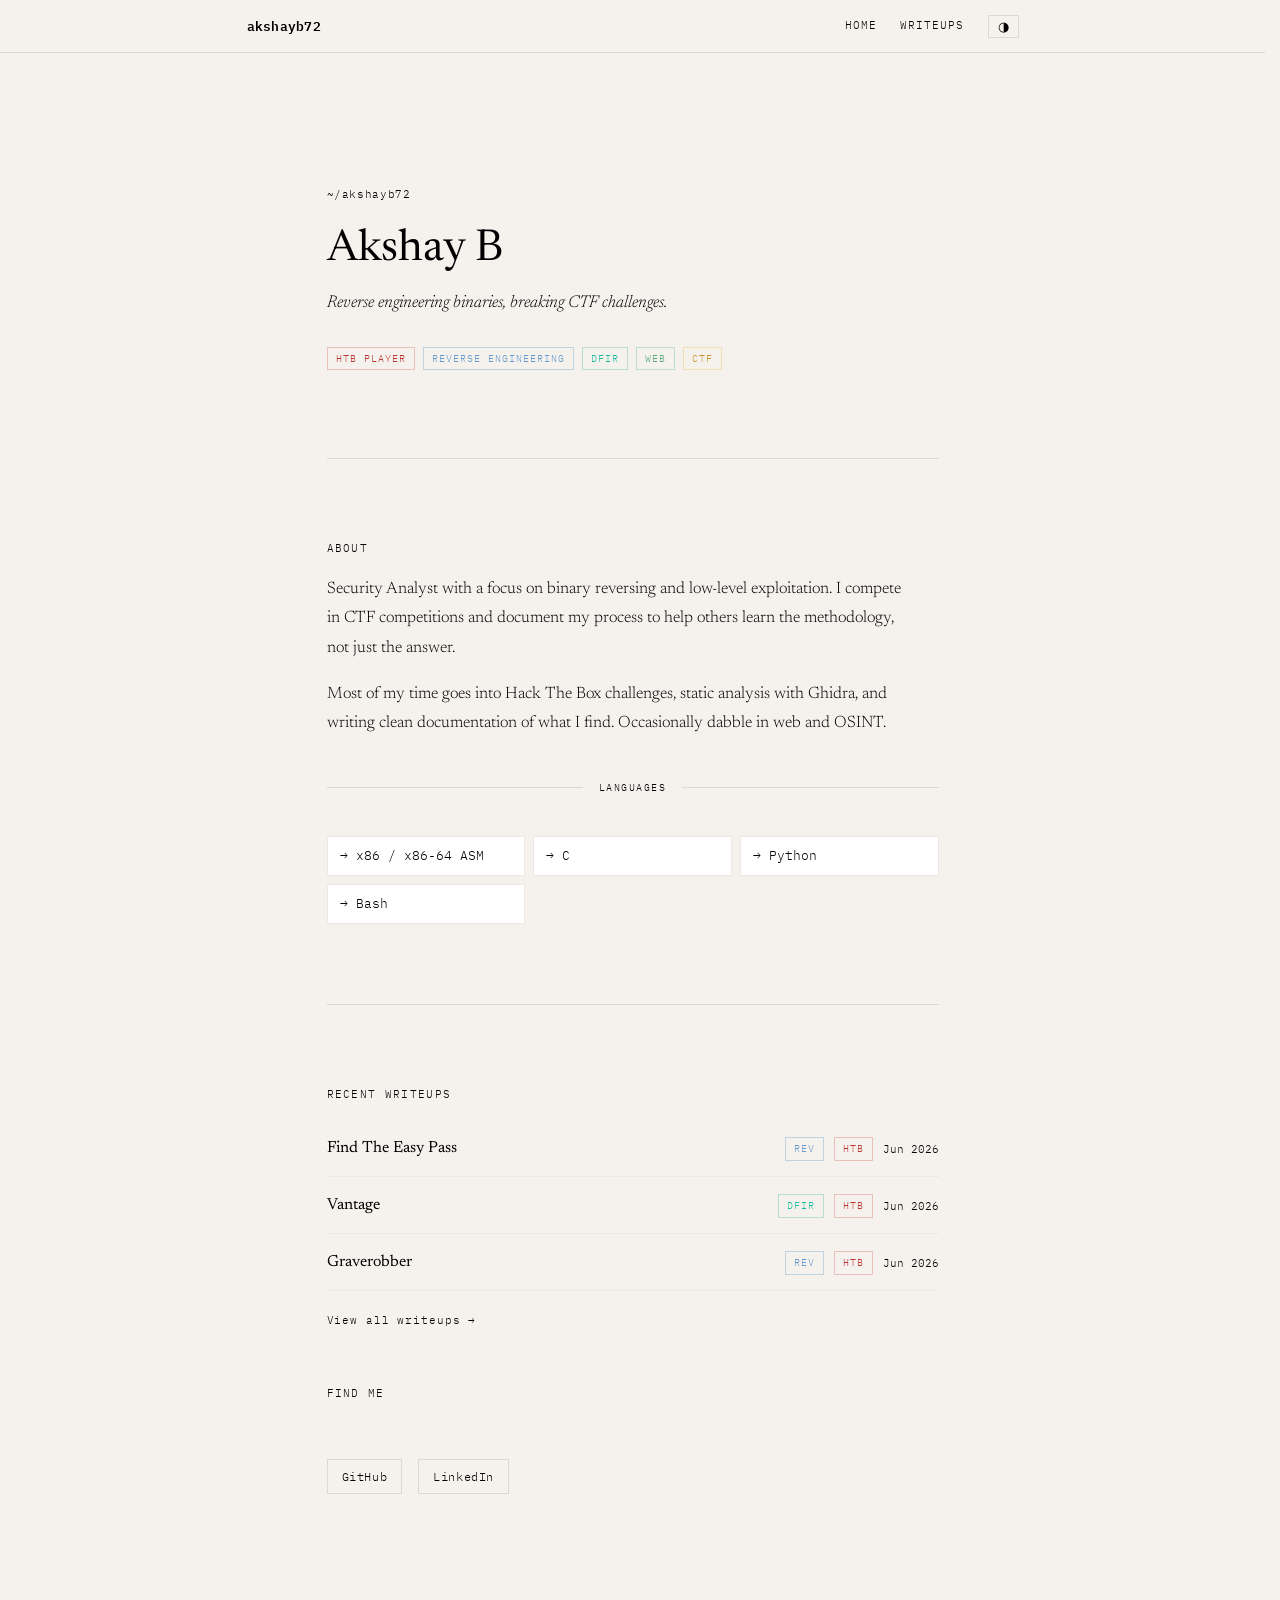
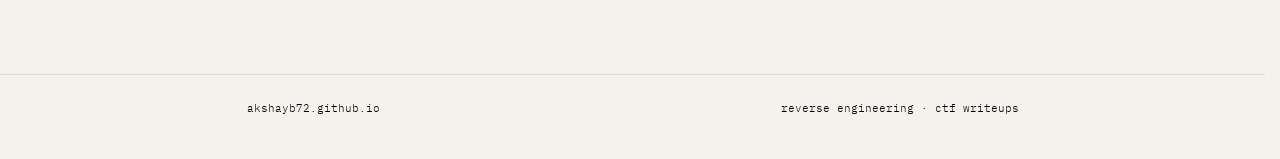
<file: index.html>
<!DOCTYPE html>
<html lang="en" data-theme="light">
<!--
  index.html — Landing / profile page
  ─────────────────────────────────────
  To customise this page:
    1. Replace "akshayb72" with your username in nav, hero, footer
    2. Edit the About text in <section class="about">
    3. Add/remove tools in <div class="tools-grid">
    4. Add recent writeups in <section class="latest-writeups">
    5. Update social links at the bottom

  Files used by this page:
    css/style.css   → shared variables, nav, footer, typography
    css/index.css   → landing-page-specific styles
    js/main.js      → theme toggle, nav highlighting, animations
-->
<head>
  <meta charset="UTF-8">
  <meta name="viewport" content="width=device-width, initial-scale=1.0">
  <title>akshayb72 — Security Analyst</title>
  <meta name="description" content="akshayb72 — Reverse engineering, CTF writeups, and security research.">

  <!-- Shared stylesheet first, then page-specific -->
  <link rel="stylesheet" href="css/style.css">
  <link rel="stylesheet" href="css/index.css">
</head>
<body>

  <!-- ══════════════════════════════════════
       NAV BAR
       Defined once here; copy exactly to every page.
       active class is set by main.js automatically.
  ═══════════════════════════════════════════ -->
  <nav class="nav">
    <div class="nav-inner">
      <!-- Logo / home link -->
      <a href="index.html" class="nav-logo">akshayb72</a>

      <div class="nav-links">
        <a href="index.html">Home</a>
        <a href="writeups.html">Writeups</a>
        <!-- Add more links here as needed -->
        <!-- <a href="tools.html">Tools</a> -->

        <!--
          Theme toggle button.
          Icon is set by applyTheme() in main.js.
          aria-label is also updated by JS.
        -->
        <button id="theme-toggle" aria-label="Toggle theme">◑</button>
      </div>
    </div>
  </nav>


  <!-- ══════════════════════════════════════
       PAGE CONTENT
  ═══════════════════════════════════════════ -->
  <main class="page-body">
    <div class="layout">


      <!-- ── HERO ─────────────────────────── -->
      <section class="hero">
        <!-- Filesystem-style breadcrumb — purely aesthetic -->
        <div class="hero-path">~/akshayb72</div>

        <h1>Akshay B</h1>

        <!-- One-liner: what you do -->
        <p class="hero-sub">Reverse engineering binaries, breaking CTF challenges.</p>

        <!-- Quick identity badges -->
        <div class="hero-badges">
          <span class="tag tag--htb">HTB Player</span>
          <span class="tag tag--rev">Reverse Engineering</span>
           <span class="tag tag--dfir">DFIR</span>
          <span class="tag tag--web">Web</span>
          <span class="tag tag--misc">CTF</span>
        </div>
      </section>

      <hr>


      <!-- ── ABOUT ─────────────────────────── -->
      <section class="about">
        <span class="section-label">About</span>

        <!--
          Edit this text freely.
          Keep paragraphs short — they read better on screens.
        -->
        <p>
          Security Analyst with a focus on binary reversing and low-level
          exploitation. I compete in CTF competitions and document my process
          to help others learn the methodology, not just the answer.
        </p>
        <p>
          Most of my time goes into Hack The Box challenges, static analysis
          with Ghidra, and writing clean documentation of what I find.
          Occasionally dabble in web and OSINT.
        </p>

        <!-- Divider with centered label — defined in index.css -->
        <div class="labeled-hr"><span>Languages</span></div>

        <!--
          TOOLS GRID
          Add or remove <div class="tool-item"> entries freely.
          They auto-reflow into columns.
        -->
        <div class="tools-grid">
          <div class="tool-item">x86 / x86-64 ASM</div>
          <div class="tool-item">C</div>
          <div class="tool-item">Python</div>
          <div class="tool-item">Bash</div>
        </div>
      </section>

      <hr>


      <!-- ── LATEST WRITEUPS ──────────────────────────────────
           Rows are injected automatically by index.js,
           which reads writeups/index.json — the same source
           of truth used by the full writeups listing page.
           Only the 3 most recent entries are shown.
           To change that limit, edit RECENT_LIMIT in index.js.
      ─────────────────────────────────────────────────────── -->
      <section class="latest-writeups">
        <span class="section-label">Recent Writeups</span>

        <!-- Rows injected here by index.js -->
        <div id="recent-writeups-list"></div>

        <a href="writeups.html" class="view-all-link">View all writeups →</a>
      </section>


      <!-- ── SOCIAL / CONTACT ───────────────── -->
      <section>
        <span class="section-label">Find me</span>

        <div class="social-row">
          <!--
            Update href values with your actual profile URLs.
          -->
          <a class="social-link" href="https://github.com/akshayb72" target="_blank" rel="noopener">GitHub</a>
           <a class="social-link" href="https://www.linkedin.com/in/akshay-b-2706b4201" target="_blank" rel="noopener">LinkedIn</a>
          
          <!-- Add more as needed: -->
          <!-- <a class="social-link" href="https://twitter.com/yourhandle" target="_blank" rel="noopener">Twitter</a> -->
        </div>
      </section>


    </div><!-- /layout -->
  </main>


  <!-- ══════════════════════════════════════
       FOOTER — copy to every page
  ═══════════════════════════════════════════ -->
  <footer class="footer">
    <div class="footer-inner">
      <span>akshayb72.github.io</span>
      <span>reverse engineering · ctf writeups</span>
    </div>
  </footer>


  <!--
    main.js  → theme toggle, nav, animations (every page)
    index.js → fetches writeups/index.json and populates
               the Recent Writeups section automatically
  -->
  <script src="js/main.js"></script>
  <script src="js/index.js"></script>
</body>
</html>
</file>
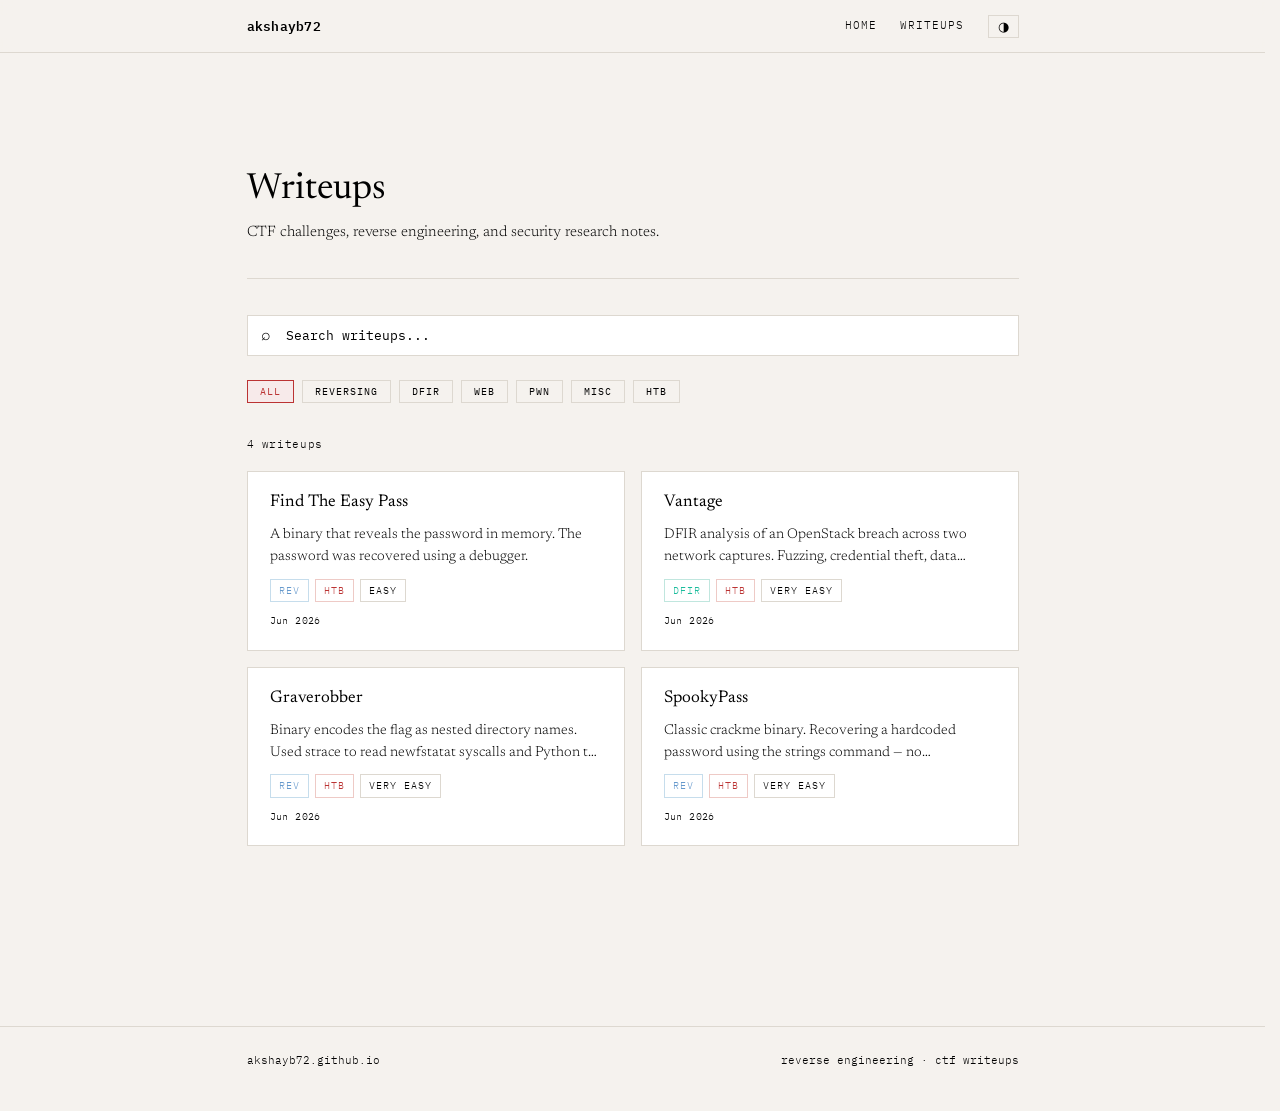
<file: writeups.html>
<!DOCTYPE html>
<html lang="en" data-theme="light">
<!--
  writeups.html — Auto-enumerating writeups listing page
  ────────────────────────────────────────────────────────
  HOW TO ADD A NEW WRITEUP:
    1. Create your writeup HTML file in the writeups/ folder
    2. Open writeups/index.json
    3. Add one object to the array:
         {
           "title":       "Challenge Name",
           "file":        "challenge-name.html",
           "description": "One or two sentence summary.",
           "tags":        ["rev", "htb", "easy"],
           "date":        "Jun 2025"
         }
    4. Save. That's it — the card appears automatically.

  You never need to touch this HTML file when adding writeups.
  All card generation is handled by writeups.js reading index.json.

  TO ADD A NEW TAG FILTER:
    1. Add a <button class="filter-btn" data-filter="yourcat"> below
    2. Add .tag--yourcat to css/style.css
    3. Use "yourcat" in the tags array in index.json
-->
<head>
  <meta charset="UTF-8">
  <meta name="viewport" content="width=device-width, initial-scale=1.0">
  <title>Writeups — akshayb72</title>
  <meta name="description" content="CTF writeups and security research by akshayb72.">
  <link rel="stylesheet" href="css/style.css">
  <link rel="stylesheet" href="css/writeups.css">
</head>
<body>

  <!-- NAV -->
  <nav class="nav">
    <div class="nav-inner">
      <a href="index.html" class="nav-logo">akshayb72</a>
      <div class="nav-links">
        <a href="index.html">Home</a>
        <a href="writeups.html">Writeups</a>
        <button id="theme-toggle" aria-label="Toggle theme">◑</button>
      </div>
    </div>
  </nav>

  <main class="page-body">
    <div class="layout-wide">

      <header class="page-header">
        <h1>Writeups</h1>
        <p>CTF challenges, reverse engineering, and security research notes.</p>
      </header>

      <!-- Search bar -->
      <div class="search-wrap">
        <input
          type="search"
          id="search-input"
          placeholder="Search writeups..."
          autocomplete="off"
          spellcheck="false"
          aria-label="Search writeups"
        >
      </div>

      <!-- Filter buttons — add new ones here as needed -->
      <div class="filter-bar" role="group" aria-label="Filter by category">
        <button class="filter-btn active" data-filter="all">All</button>
        <button class="filter-btn" data-filter="rev">Reversing</button>
        <button class="filter-btn" data-filter="dfir">DFIR</button>

        <button class="filter-btn" data-filter="web">Web</button>
        <button class="filter-btn" data-filter="pwn">Pwn</button>
        <button class="filter-btn" data-filter="misc">Misc</button>
        <button class="filter-btn" data-filter="htb">HTB</button>
      </div>

      <!-- Result count — updated live by writeups.js -->
      <span id="result-count"></span>

      <!--
        Cards are injected here by writeups.js.
        Do not put any <article> elements here manually —
        they will be overwritten when the page loads.
      -->
      <div class="cards-grid" id="cards-grid">
        <!-- Loading state — replaced by JS -->
        <p id="loading-msg" style="
          font-family: 'IBM Plex Mono', monospace;
          font-size: 12px;
          color: var(--text-dim);
          padding: 8px 0;
        ">Loading writeups...</p>
      </div>

      <!-- Empty state — shown when search returns nothing -->
      <div id="no-results">No writeups match your search.</div>

    </div>
  </main>

  <footer class="footer">
    <div class="footer-inner">
      <span>akshayb72.github.io</span>
      <span>reverse engineering · ctf writeups</span>
    </div>
  </footer>

  <script src="js/main.js"></script>
  <script src="js/writeups.js"></script>
</body>
</html>
</file>
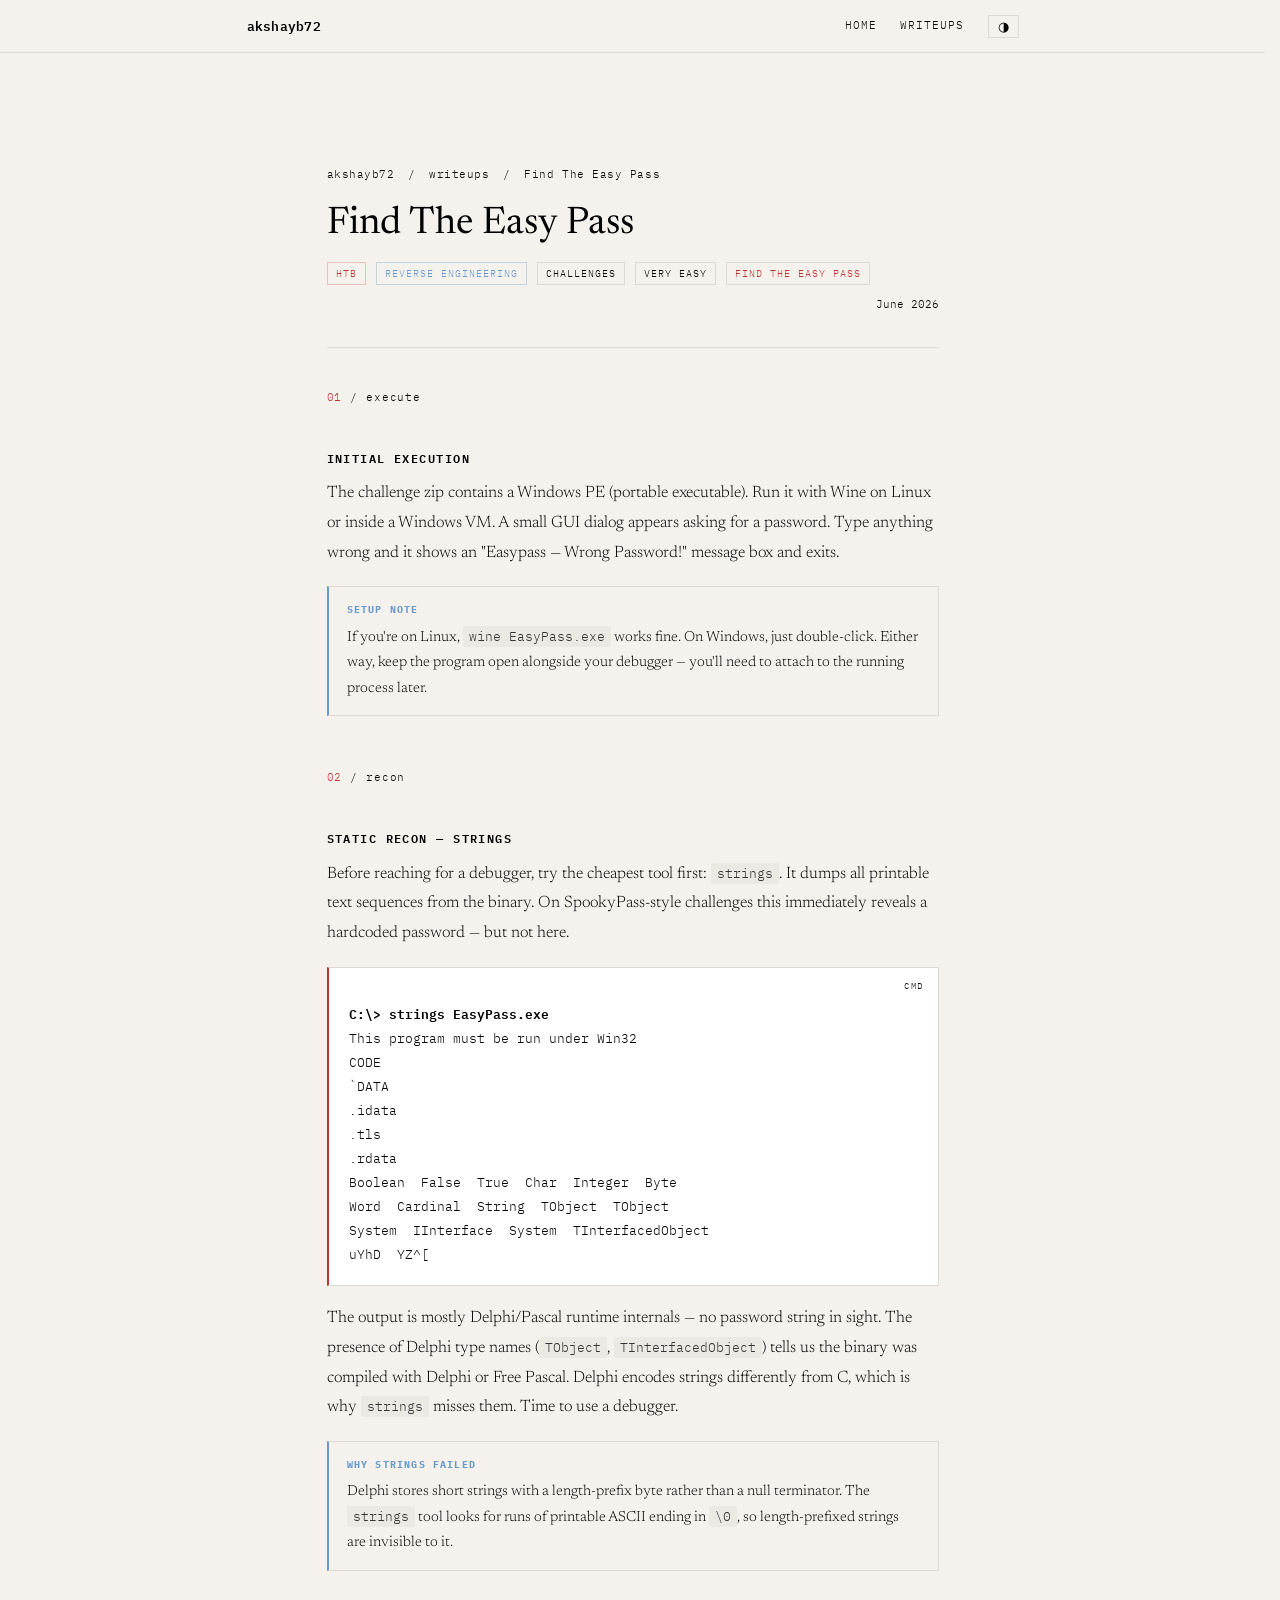
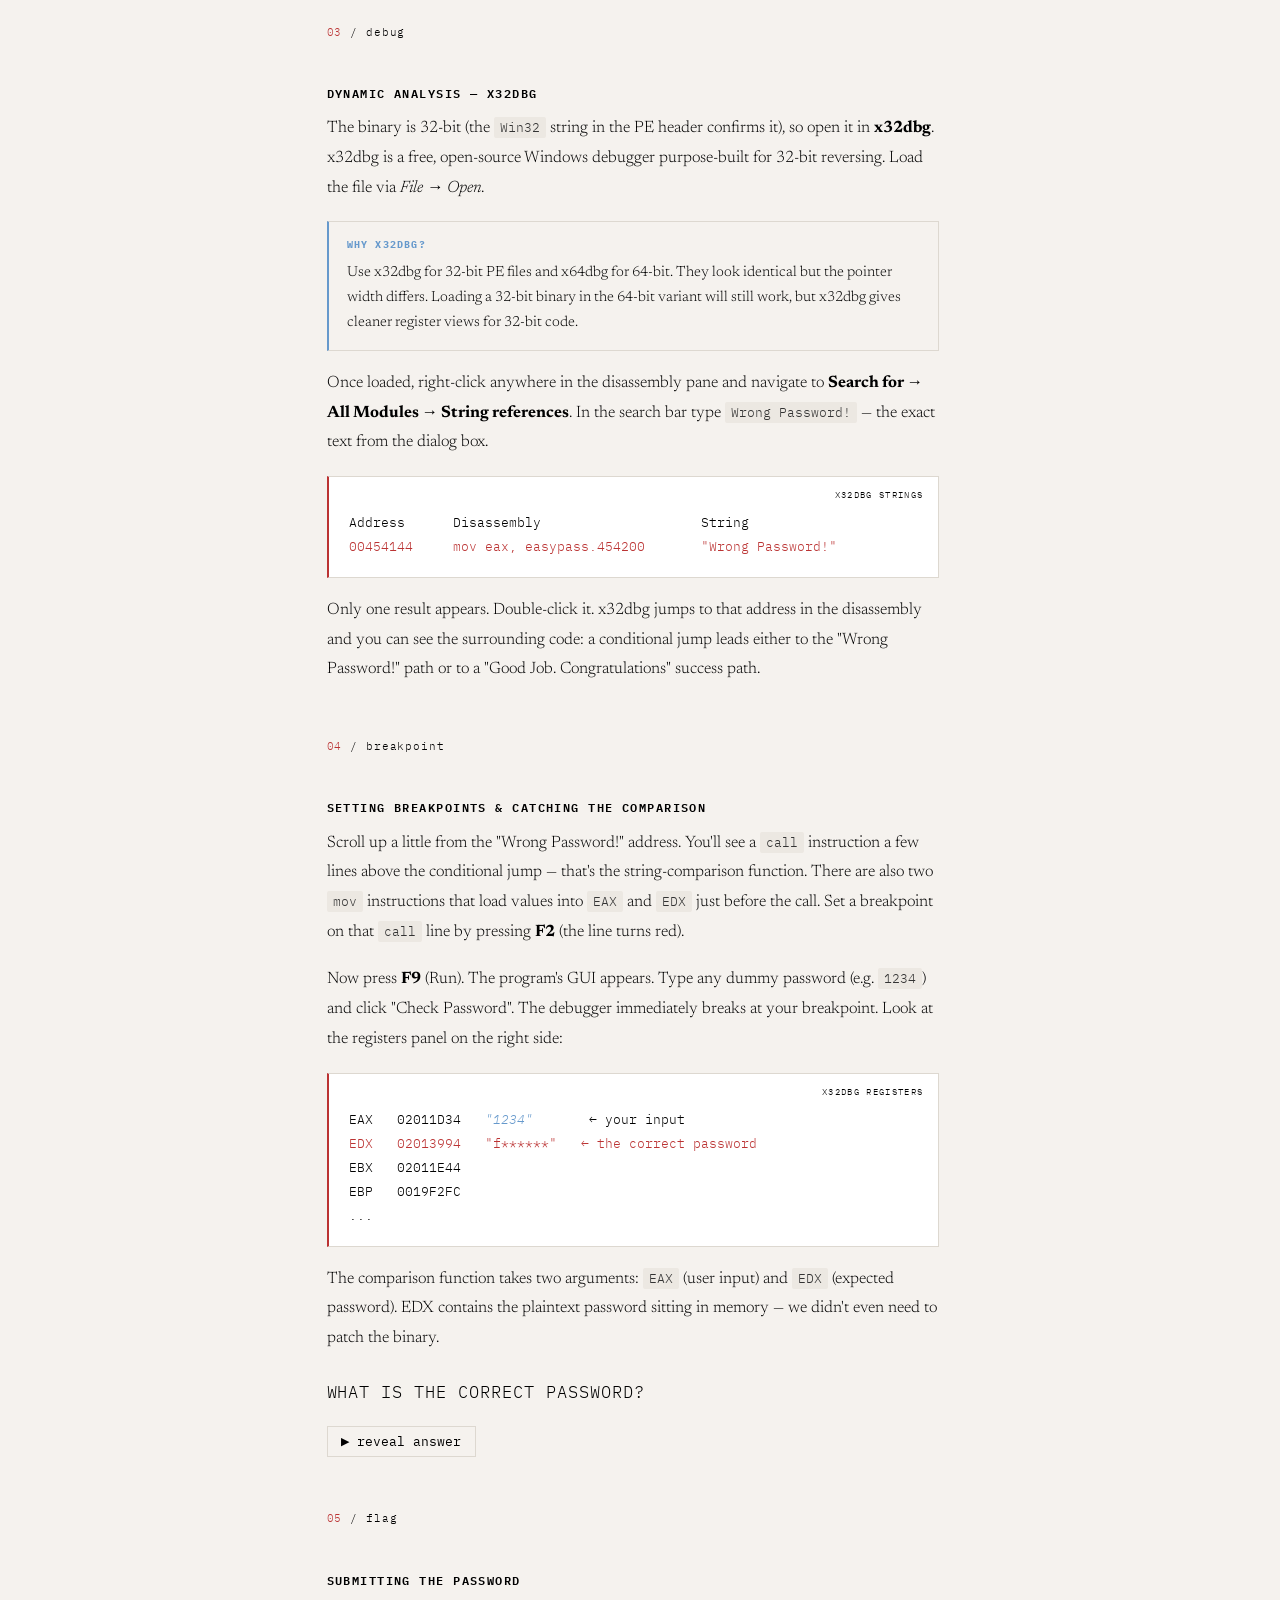
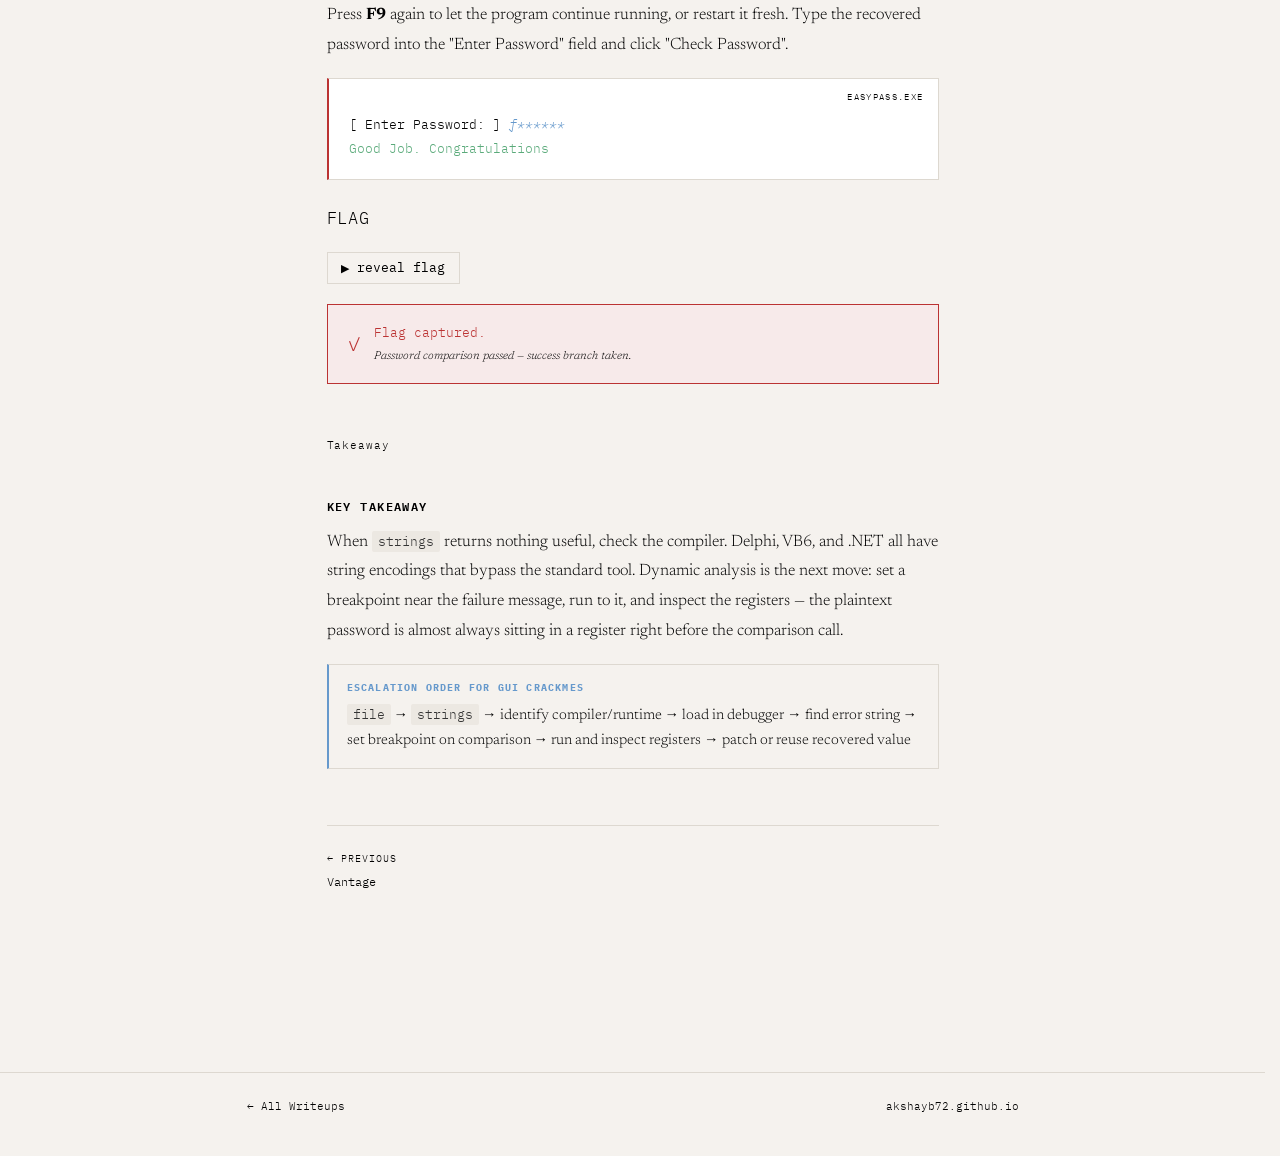
<file: writeups/findtheeasypass.html>
<!DOCTYPE html>
<html lang="en" data-theme="light">
<head>
  <meta charset="UTF-8">
  <meta name="viewport" content="width=device-width, initial-scale=1.0">
  <title>Find The Easy Pass — akshayb72</title>
  <meta name="description" content="HTB Find The Easy Pass writeup — cracking a 32-bit Windows crackme with x32dbg by catching the password comparison at runtime.">
  <link rel="stylesheet" href="../css/style.css">
  <link rel="stylesheet" href="../css/writeup.css">
</head>
<body>

  <!-- NAV -->
  <nav class="nav">
    <div class="nav-inner">
      <a href="../index.html" class="nav-logo">akshayb72</a>
      <div class="nav-links">
        <a href="../index.html">Home</a>
        <a href="../writeups.html">Writeups</a>
        <button id="theme-toggle" aria-label="Toggle theme">◑</button>
      </div>
    </div>
  </nav>


  <main class="page-body">
    <div class="layout">

      <!-- ── WRITEUP HEADER ────────────────────── -->
      <header class="writeup-header">
        <div class="breadcrumb">
          <a href="../index.html">akshayb72</a>
          <span>/</span>
          <a href="../writeups.html">writeups</a>
          <span>/</span>
          Find The Easy Pass
        </div>

        <h1>Find The Easy Pass</h1>

        <div class="writeup-meta">
          <span class="tag tag--htb">HTB</span>
          <span class="tag tag--rev">Reverse Engineering</span>
          <span class="tag">Challenges</span>
          <span class="tag">Very Easy</span>
          <span class="tag"><a href="https://app.hackthebox.com/challenges/find-the-easy-pass">Find The Easy Pass</a></span>
          <span class="writeup-date">June 2026</span>
        </div>
      </header>


      <!-- ── WRITEUP BODY ──────────────────────── -->
      <article class="writeup-body">


        <!-- ── STEP 1 ── -->
        <div class="step">
          <span class="step-label"><span class="step-num">01</span> / execute</span>
          <h2>Initial Execution</h2>

          <p>
            The challenge zip contains a Windows PE (portable executable). Run it with
            Wine on Linux or inside a Windows VM. A small GUI dialog appears asking for
            a password. Type anything wrong and it shows an "Easypass — Wrong Password!"
            message box and exits.
          </p>

          <div class="info-box">
            <strong>Setup note</strong>
            If you're on Linux, <code>wine EasyPass.exe</code> works fine. On Windows, just
            double-click. Either way, keep the program open alongside your debugger — you'll
            need to attach to the running process later.
          </div>
        </div>


        <!-- ── STEP 2 ── -->
        <div class="step">
          <span class="step-label"><span class="step-num">02</span> / recon</span>
          <h2>Static Recon — strings</h2>

          <p>
            Before reaching for a debugger, try the cheapest tool first:
            <code>strings</code>. It dumps all printable text sequences from the binary.
            On SpookyPass-style challenges this immediately reveals a hardcoded
            password — but not here.
          </p>

          <pre class="terminal" data-label="cmd">
<span class="t-cmd">C:\> strings EasyPass.exe</span>
<span class="t-out">This program must be run under Win32
CODE
`DATA
.idata
.tls
.rdata
Boolean  False  True  Char  Integer  Byte
Word  Cardinal  String  TObject  TObject
System  IInterface  System  TInterfacedObject
uYhD  YZ^[</span></pre>

          <p>
            The output is mostly Delphi/Pascal runtime internals — no password string in
            sight. The presence of Delphi type names (<code>TObject</code>, <code>TInterfacedObject</code>)
            tells us the binary was compiled with Delphi or Free Pascal. Delphi encodes
            strings differently from C, which is why <code>strings</code> misses them.
            Time to use a debugger.
          </p>

          <div class="info-box">
            <strong>Why strings failed</strong>
            Delphi stores short strings with a length-prefix byte rather than a null
            terminator. The <code>strings</code> tool looks for runs of printable ASCII
            ending in <code>\0</code>, so length-prefixed strings are invisible to it.
          </div>
        </div>


        <!-- ── STEP 3 ── -->
        <div class="step">
          <span class="step-label"><span class="step-num">03</span> / debug</span>
          <h2>Dynamic Analysis — x32dbg</h2>

          <p>
            The binary is 32-bit (the <code>Win32</code> string in the PE header confirms it),
            so open it in <strong>x32dbg</strong>. x32dbg is a free, open-source Windows
            debugger purpose-built for 32-bit reversing. Load the file via
            <em>File → Open</em>.
          </p>

          <div class="info-box">
            <strong>Why x32dbg?</strong>
            Use x32dbg for 32-bit PE files and x64dbg for 64-bit. They look identical
            but the pointer width differs. Loading a 32-bit binary in the 64-bit variant
            will still work, but x32dbg gives cleaner register views for 32-bit code.
          </div>

          <p>
            Once loaded, right-click anywhere in the disassembly pane and navigate to
            <strong>Search for → All Modules → String references</strong>. In the
            search bar type <code>Wrong Password!</code> — the exact text from the
            dialog box.
          </p>

          <pre class="terminal" data-label="x32dbg strings">
<span class="t-out">Address      Disassembly                    String</span>
<span class="t-key">00454144     mov eax, easypass.454200       "Wrong Password!"</span></pre>

          <p>
            Only one result appears. Double-click it. x32dbg jumps to that address in
            the disassembly and you can see the surrounding code: a conditional jump
            leads either to the "Wrong Password!" path or to a "Good Job. Congratulations"
            success path.
          </p>
        </div>


        <!-- ── STEP 4 ── -->
        <div class="step">
          <span class="step-label"><span class="step-num">04</span> / breakpoint</span>
          <h2>Setting Breakpoints &amp; Catching the Comparison</h2>

          <p>
            Scroll up a little from the "Wrong Password!" address. You'll see a
            <code>call</code> instruction a few lines above the conditional jump — that's
            the string-comparison function. There are also two <code>mov</code> instructions
            that load values into <code>EAX</code> and <code>EDX</code> just before the call.
            Set a breakpoint on that <code>call</code> line by pressing <strong>F2</strong>
            (the line turns red).
          </p>

          <p>
            Now press <strong>F9</strong> (Run). The program's GUI appears. Type any dummy
            password (e.g. <code>1234</code>) and click "Check Password". The debugger
            immediately breaks at your breakpoint. Look at the registers panel on the
            right side:
          </p>

          <pre class="terminal" data-label="x32dbg registers">
<span class="t-out">EAX   02011D34   <span class="t-inp">"1234"</span>       ← your input</span>
<span class="t-key">EDX   02013994   "f******"   ← the correct password</span>
<span class="t-out">EBX   02011E44
EBP   0019F2FC
...</span></pre>

          <p>
            The comparison function takes two arguments: <code>EAX</code> (user input)
            and <code>EDX</code> (expected password). EDX contains the plaintext password
            sitting in memory — we didn't even need to patch the binary.
          </p>

          <div class="task-block">
            <p class="task-q">What is the correct password?</p>
            <button class="reveal-btn" onclick="toggleReveal(this)">
              <span class="reveal-icon">▶</span> reveal answer
            </button>
            <div class="reveal-answer">fortran!</div>
          </div>
        </div>


        <!-- ── STEP 5 ── -->
        <div class="step">
          <span class="step-label"><span class="step-num">05</span> / flag</span>
          <h2>Submitting the Password</h2>

          <p>
            Press <strong>F9</strong> again to let the program continue running, or
            restart it fresh. Type the recovered password into the "Enter Password"
            field and click "Check Password".
          </p>

          <pre class="terminal" data-label="EasyPass.exe">
<span class="t-out">[ Enter Password: ]</span> <span class="t-inp">f******</span>
<span class="t-flag">Good Job. Congratulations</span></pre>

          <div class="task-block">
            <p class="task-q">Flag</p>
            <button class="reveal-btn" onclick="toggleReveal(this)">
              <span class="reveal-icon">▶</span> reveal flag
            </button>
            <div class="reveal-answer">HTB{fortran!}</div>
          </div>

          <div class="result-box">
            <span class="result-icon">✓</span>
            <p>
              Flag captured.
              <span>Password comparison passed — success branch taken.</span>
            </p>
          </div>
        </div>


        <!-- ── TAKEAWAY ── -->
        <div class="step">
          <span class="step-label">Takeaway</span>
          <h2>Key Takeaway</h2>

          <p>
            When <code>strings</code> returns nothing useful, check the compiler. Delphi,
            VB6, and .NET all have string encodings that bypass the standard tool.
            Dynamic analysis is the next move: set a breakpoint near the failure message,
            run to it, and inspect the registers — the plaintext password is almost always
            sitting in a register right before the comparison call.
          </p>

          <div class="info-box">
            <strong>Escalation order for GUI crackmes</strong>
            <code>file</code> → <code>strings</code> → identify compiler/runtime →
            load in debugger → find error string → set breakpoint on comparison →
            run and inspect registers → patch or reuse recovered value
          </div>
        </div>


      </article>


      <nav class="writeup-nav" aria-label="Writeup navigation">
        <a href="spookypass.html" class="writeup-nav-link prev">
          <span>← Previous</span>
          SpookyPass
        </a>
        <span></span>
      </nav>


    </div>
  </main>


  <footer class="footer">
    <div class="footer-inner">
      <a href="../writeups.html">← All Writeups</a>
      <span>akshayb72.github.io</span>
    </div>
  </footer>


  <script src="../js/main.js"></script>
  <script>
    function toggleReveal(btn) {
      const answer = btn.nextElementSibling;
      const isOpen = answer.classList.contains('visible');
      answer.classList.toggle('visible', !isOpen);
      btn.classList.toggle('open', !isOpen);
      btn.querySelector('.reveal-icon').textContent = isOpen ? '▶' : '▼';
      btn.childNodes[2].textContent = isOpen ? ' reveal answer' : ' hide answer';
    }
  </script>
</body>
</html>
</file>
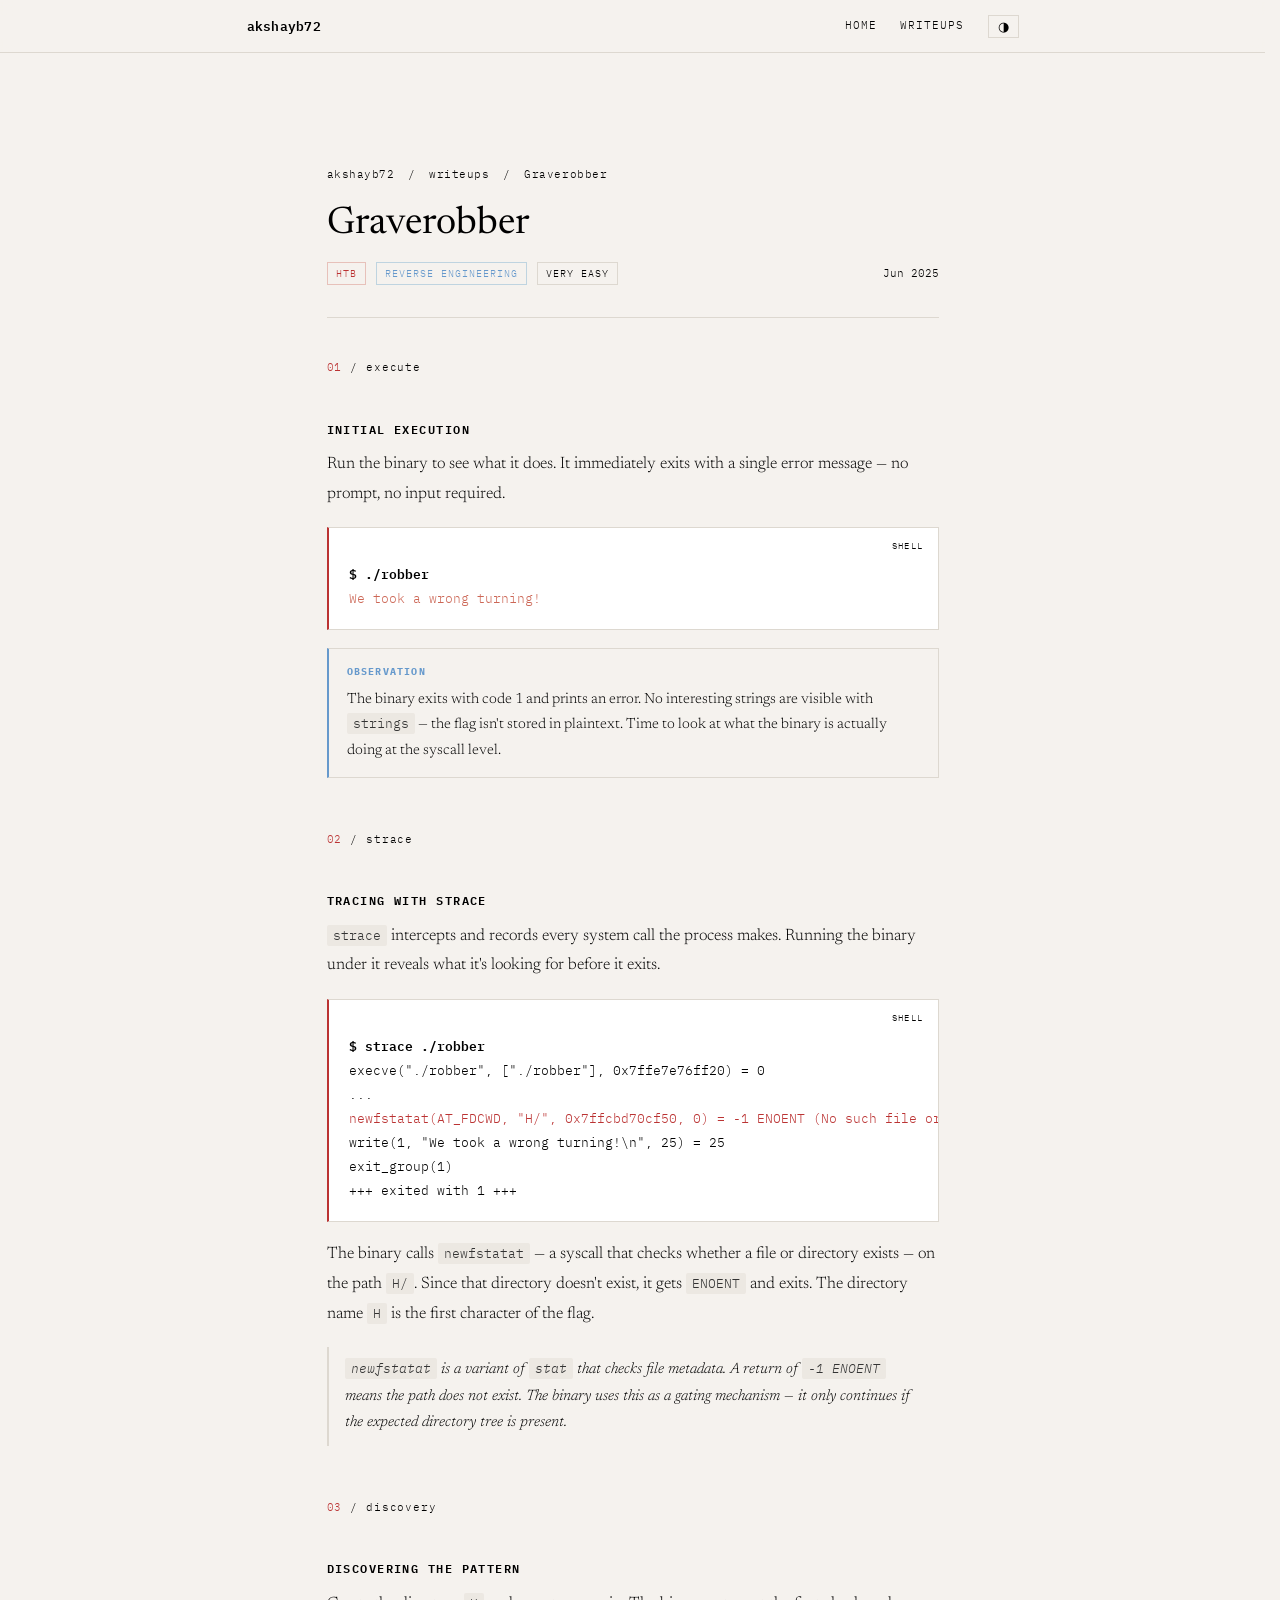
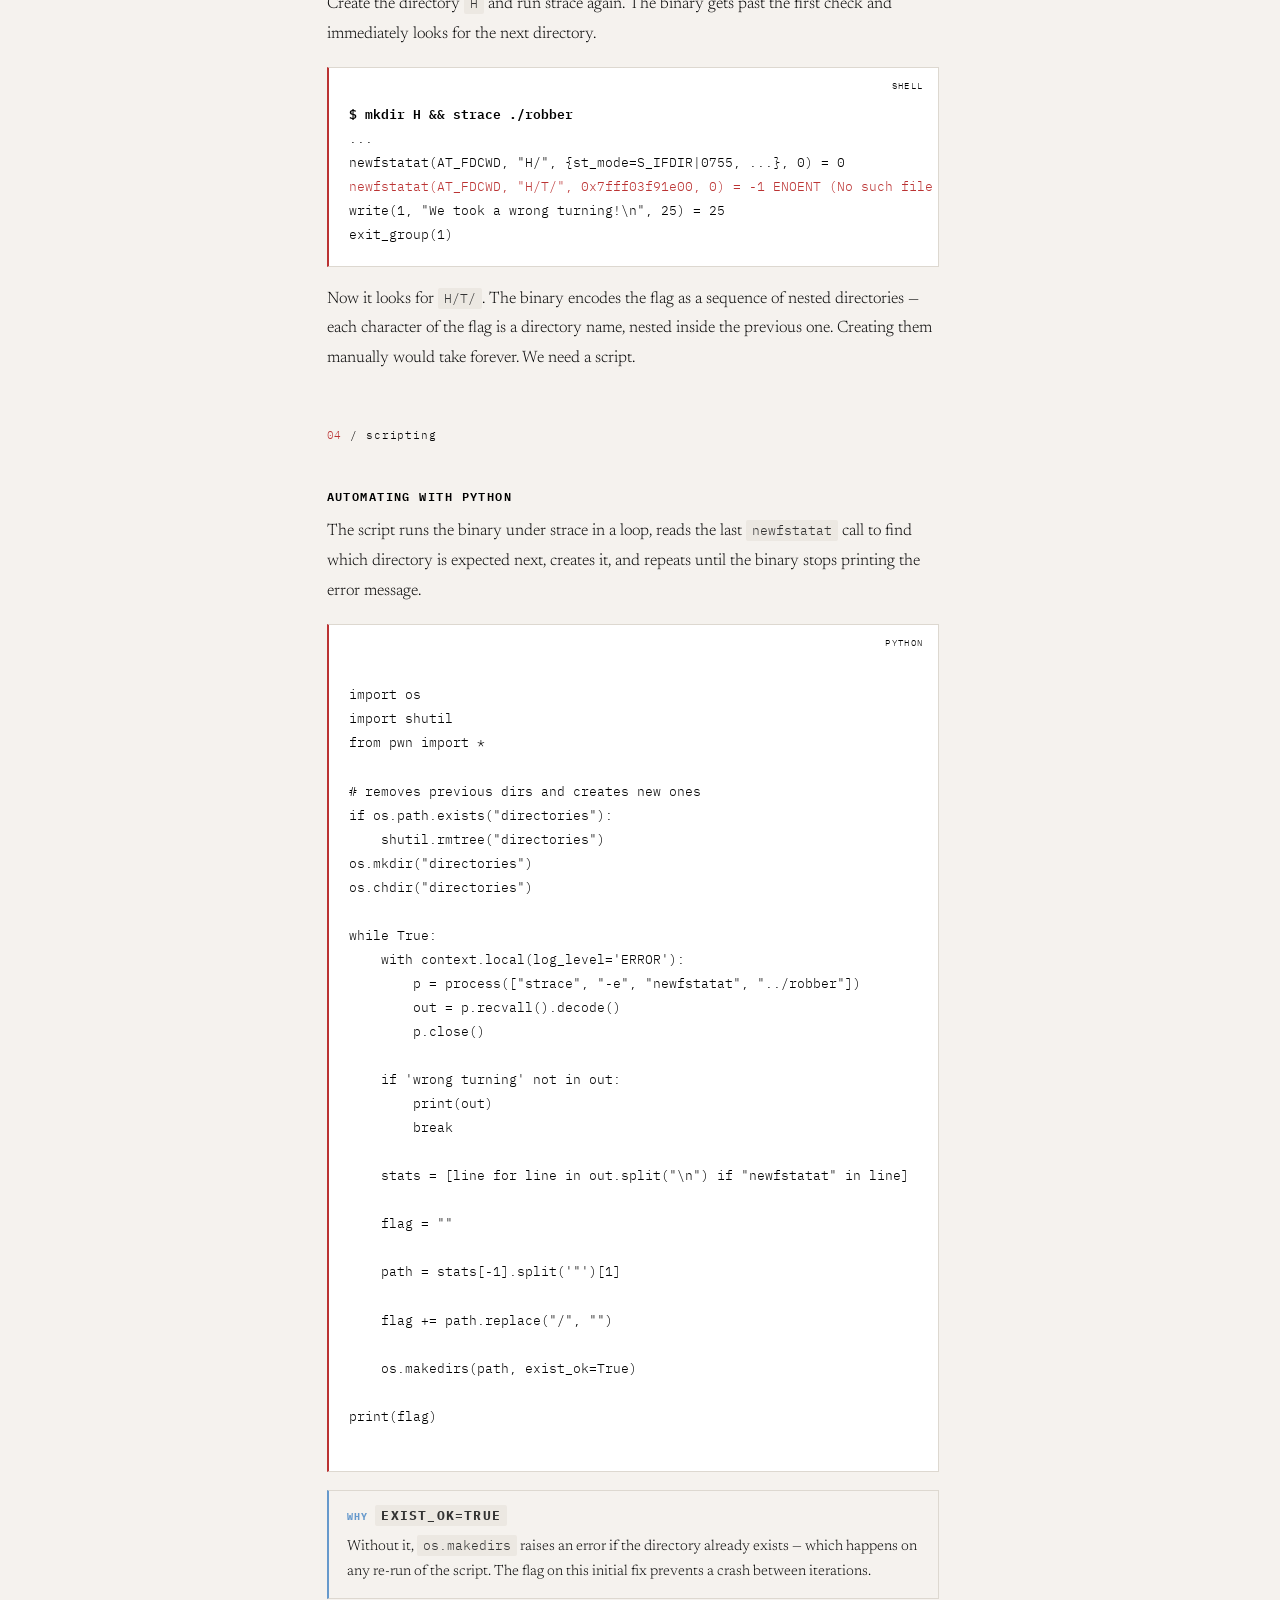
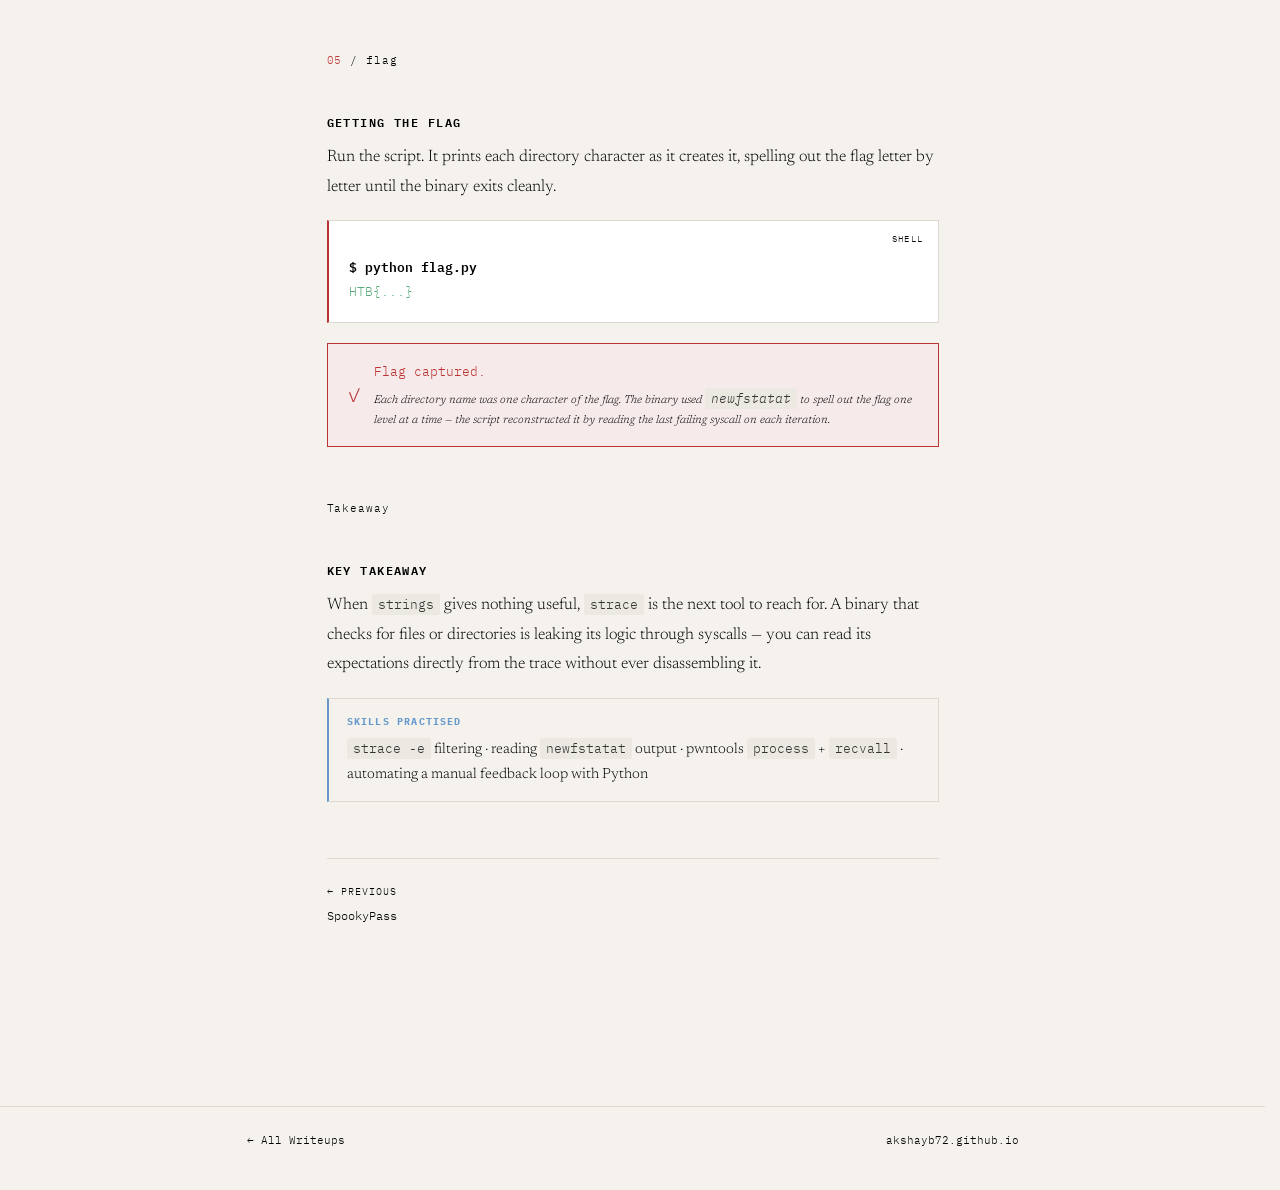
<file: writeups/Graverobber.html>
<!DOCTYPE html>
<html lang="en" data-theme="light">
<head>
  <meta charset="UTF-8">
  <meta name="viewport" content="width=device-width, initial-scale=1.0">
  <title>Graverobber — akshayb72</title>
  <meta name="description" content="HTB Graverobber writeup — using strace and Python scripting to uncover a flag hidden in directory paths.">
  <link rel="stylesheet" href="../css/style.css">
  <link rel="stylesheet" href="../css/writeup.css">
</head>
<body>

  <nav class="nav">
    <div class="nav-inner">
      <a href="../index.html" class="nav-logo">akshayb72</a>
      <div class="nav-links">
        <a href="../index.html">Home</a>
        <a href="../writeups.html">Writeups</a>
        <button id="theme-toggle" aria-label="Toggle theme">◑</button>
      </div>
    </div>
  </nav>

  <main class="page-body">
    <div class="layout">

      <header class="writeup-header">
        <div class="breadcrumb">
          <a href="../index.html">akshayb72</a>
          <span>/</span>
          <a href="../writeups.html">writeups</a>
          <span>/</span>
          Graverobber
        </div>
        <h1>Graverobber</h1>
        <div class="writeup-meta">
          <span class="tag tag--htb">HTB</span>
          <span class="tag tag--rev">Reverse Engineering</span>
          <span class="tag">Very Easy</span>
          <span class="writeup-date">Jun 2025</span>
        </div>
      </header>

      <article class="writeup-body">

        <!-- ── STEP 1 ── -->
        <div class="step">
          <span class="step-label"><span class="step-num">01</span> / execute</span>
          <h2>Initial Execution</h2>

          <p>
            Run the binary to see what it does. It immediately exits with a single
            error message — no prompt, no input required.
          </p>

          <pre class="terminal" data-label="shell"><span class="t-cmd">$ ./robber</span>
<span class="t-err">We took a wrong turning!</span></pre>

          <div class="info-box">
            <strong>Observation</strong>
            The binary exits with code 1 and prints an error. No interesting strings
            are visible with <code>strings</code> — the flag isn't stored in plaintext.
            Time to look at what the binary is actually doing at the syscall level.
          </div>
        </div>

        <!-- ── STEP 2 ── -->
        <div class="step">
          <span class="step-label"><span class="step-num">02</span> / strace</span>
          <h2>Tracing with strace</h2>

          <p>
            <code>strace</code> intercepts and records every system call the process makes.
            Running the binary under it reveals what it's looking for before it exits.
          </p>

          <pre class="terminal" data-label="shell"><span class="t-cmd">$ strace ./robber</span>
<span class="t-out">execve("./robber", ["./robber"], 0x7ffe7e76ff20) = 0
...
</span><span class="t-key">newfstatat(AT_FDCWD, "H/", 0x7ffcbd70cf50, 0) = -1 ENOENT (No such file or directory)</span>
<span class="t-out">write(1, "We took a wrong turning!\n", 25) = 25
exit_group(1)
+++ exited with 1 +++</span></pre>

          <p>
            The binary calls <code>newfstatat</code> — a syscall that checks whether a
            file or directory exists — on the path <code>H/</code>. Since that directory
            doesn't exist, it gets <code>ENOENT</code> and exits. The directory name
            <code>H</code> is the first character of the flag.
          </p>

          <div class="note">
            <code>newfstatat</code> is a variant of <code>stat</code> that checks file
            metadata. A return of <code>-1 ENOENT</code> means the path does not exist.
            The binary uses this as a gating mechanism — it only continues if the
            expected directory tree is present.
          </div>
        </div>

        <!-- ── STEP 3 ── -->
        <div class="step">
          <span class="step-label"><span class="step-num">03</span> / discovery</span>
          <h2>Discovering the Pattern</h2>

          <p>
            Create the directory <code>H</code> and run strace again. The binary gets
            past the first check and immediately looks for the next directory.
          </p>

          <pre class="terminal" data-label="shell"><span class="t-cmd">$ mkdir H && strace ./robber</span>
<span class="t-out">...
newfstatat(AT_FDCWD, "H/", {st_mode=S_IFDIR|0755, ...}, 0) = 0</span>
<span class="t-key">newfstatat(AT_FDCWD, "H/T/", 0x7fff03f91e00, 0) = -1 ENOENT (No such file or directory)</span>
<span class="t-out">write(1, "We took a wrong turning!\n", 25) = 25
exit_group(1)</span></pre>

          <p>
            Now it looks for <code>H/T/</code>. The binary encodes the flag as a
            sequence of nested directories — each character of the flag is a directory
            name, nested inside the previous one. Creating them manually would take
            forever. We need a script.
          </p>
        </div>

        <!-- ── STEP 4 ── -->
        <div class="step">
          <span class="step-label"><span class="step-num">04</span> / scripting</span>
          <h2>Automating with Python</h2>

          <p>
            The script runs the binary under strace in a loop, reads the last
            <code>newfstatat</code> call to find which directory is expected next,
            creates it, and repeats until the binary stops printing the error message.
          </p>

          <pre class="terminal" data-label="python"><span class="t-out">
import os
import shutil
from pwn import *

# removes previous dirs and creates new ones
if os.path.exists("directories"):
    shutil.rmtree("directories")
os.mkdir("directories")
os.chdir("directories")

while True:
    with context.local(log_level='ERROR'):
        p = process(["strace", "-e", "newfstatat", "../robber"])
        out = p.recvall().decode()
        p.close()

    if 'wrong turning' not in out:
        print(out)
        break

    stats = [line for line in out.split("\n") if "newfstatat" in line]

    flag = ""

    path = stats[-1].split('"')[1]

    flag += path.replace("/", "")

    os.makedirs(path, exist_ok=True)

print(flag)
  </span></pre>

          <div class="info-box">
            <strong>Why <code>exist_ok=True</code></strong>
            Without it, <code>os.makedirs</code> raises an error if the directory
            already exists — which happens on any re-run of the script. The flag on
            this initial fix prevents a crash between iterations.
          </div>
        </div>

        <!-- ── STEP 5 ── -->
        <div class="step">
          <span class="step-label"><span class="step-num">05</span> / flag</span>
          <h2>Getting the Flag</h2>

          <p>
            Run the script. It prints each directory character as it creates it,
            spelling out the flag letter by letter until the binary exits cleanly.
          </p>

          <pre class="terminal" data-label="shell"><span class="t-cmd">$ python flag.py</span>
<span class="t-flag">HTB{...}</span></pre>

          <div class="result-box">
            <span class="result-icon">✓</span>
            <p>
              Flag captured.
              <span>
                Each directory name was one character of the flag. The binary used
                <code>newfstatat</code> to spell out the flag one level at a time —
                the script reconstructed it by reading the last failing syscall on
                each iteration.
              </span>
            </p>
          </div>
        </div>

        <!-- ── TAKEAWAY ── -->
        <div class="step">
          <span class="step-label">Takeaway</span>
          <h2>Key Takeaway</h2>

          <p>
            When <code>strings</code> gives nothing useful, <code>strace</code> is
            the next tool to reach for. A binary that checks for files or directories
            is leaking its logic through syscalls — you can read its expectations
            directly from the trace without ever disassembling it.
          </p>

          <div class="info-box">
            <strong>Skills practised</strong>
            <code>strace -e</code> filtering · reading <code>newfstatat</code> output ·
            pwntools <code>process</code> + <code>recvall</code> ·
            automating a manual feedback loop with Python
          </div>
        </div>

      </article>

      <nav class="writeup-nav" aria-label="Writeup navigation">
        <a href="spookypass.html" class="writeup-nav-link prev">
          <span>← Previous</span>
          SpookyPass
        </a>
        <span></span>
      </nav>

    </div>
  </main>

  <footer class="footer">
    <div class="footer-inner">
      <a href="../writeups.html">← All Writeups</a>
      <span>akshayb72.github.io</span>
    </div>
  </footer>

  <script src="../js/main.js"></script>
</body>
</html>
</file>
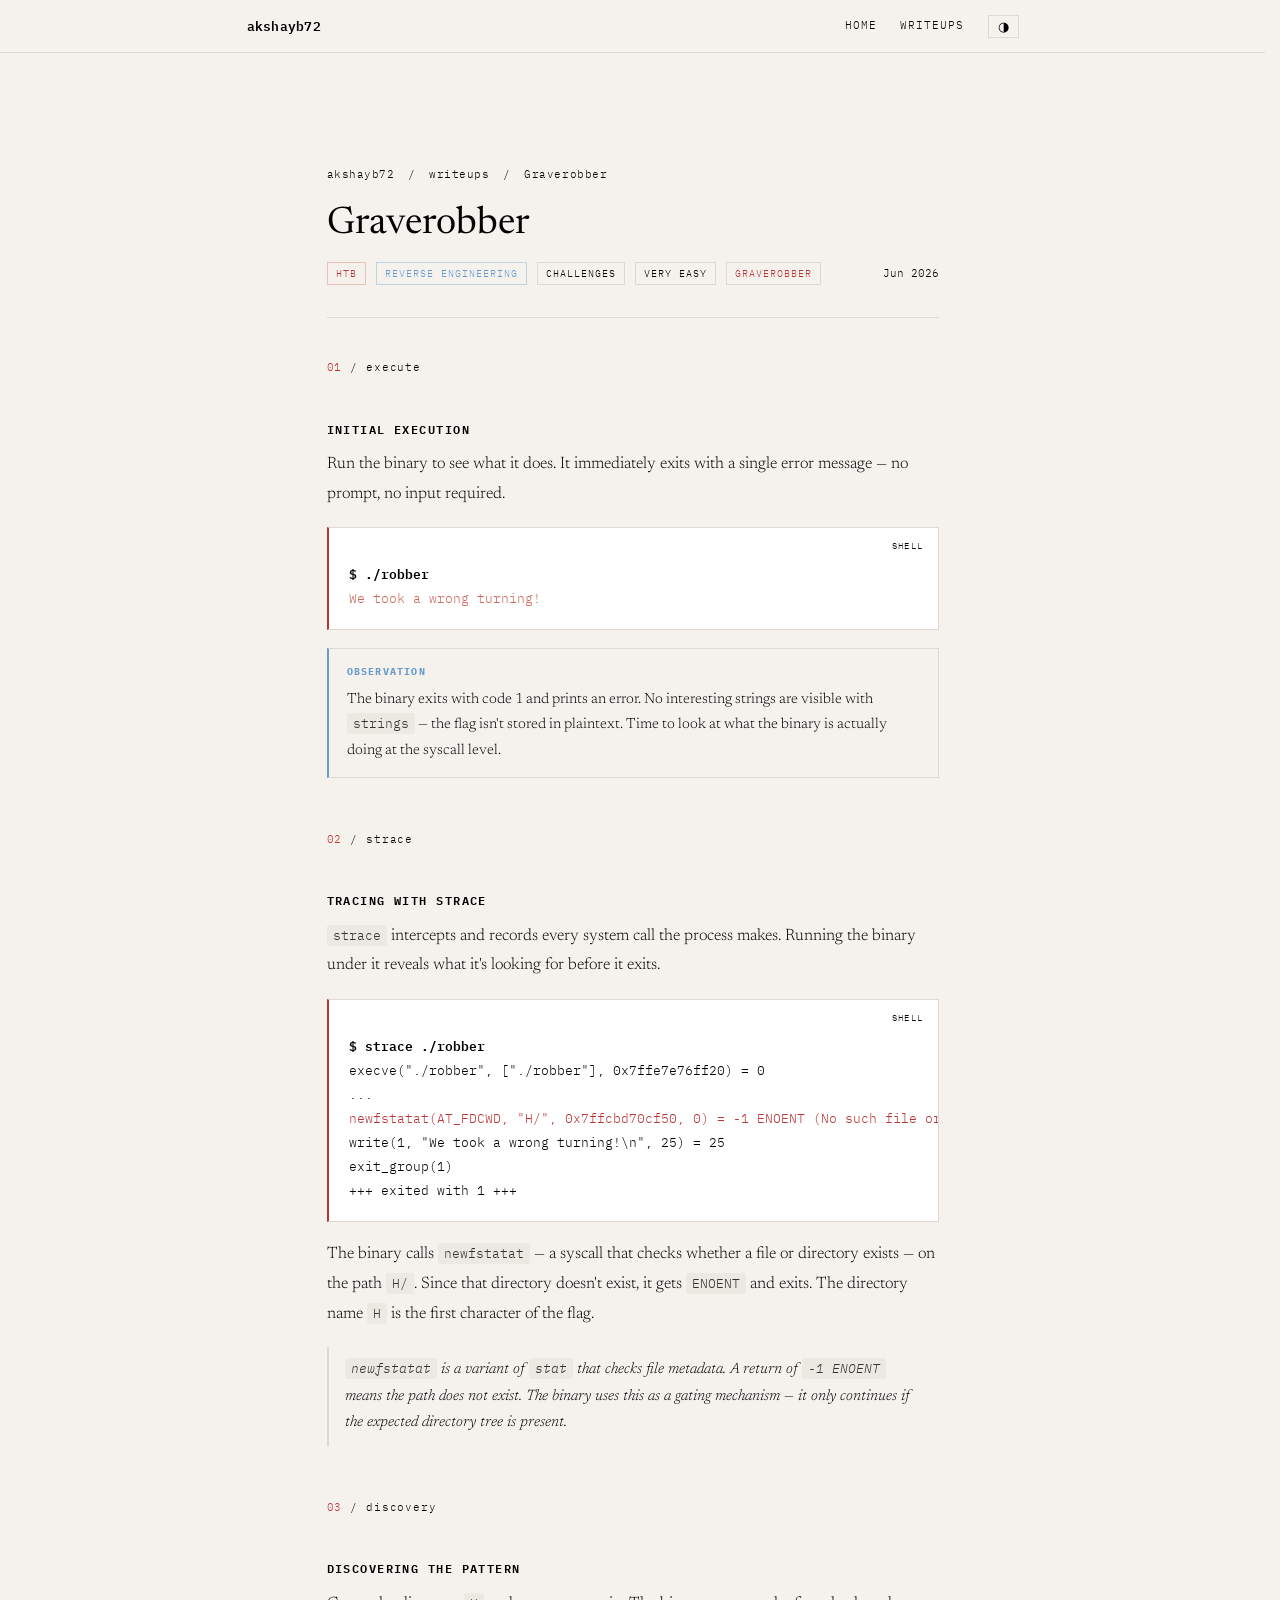
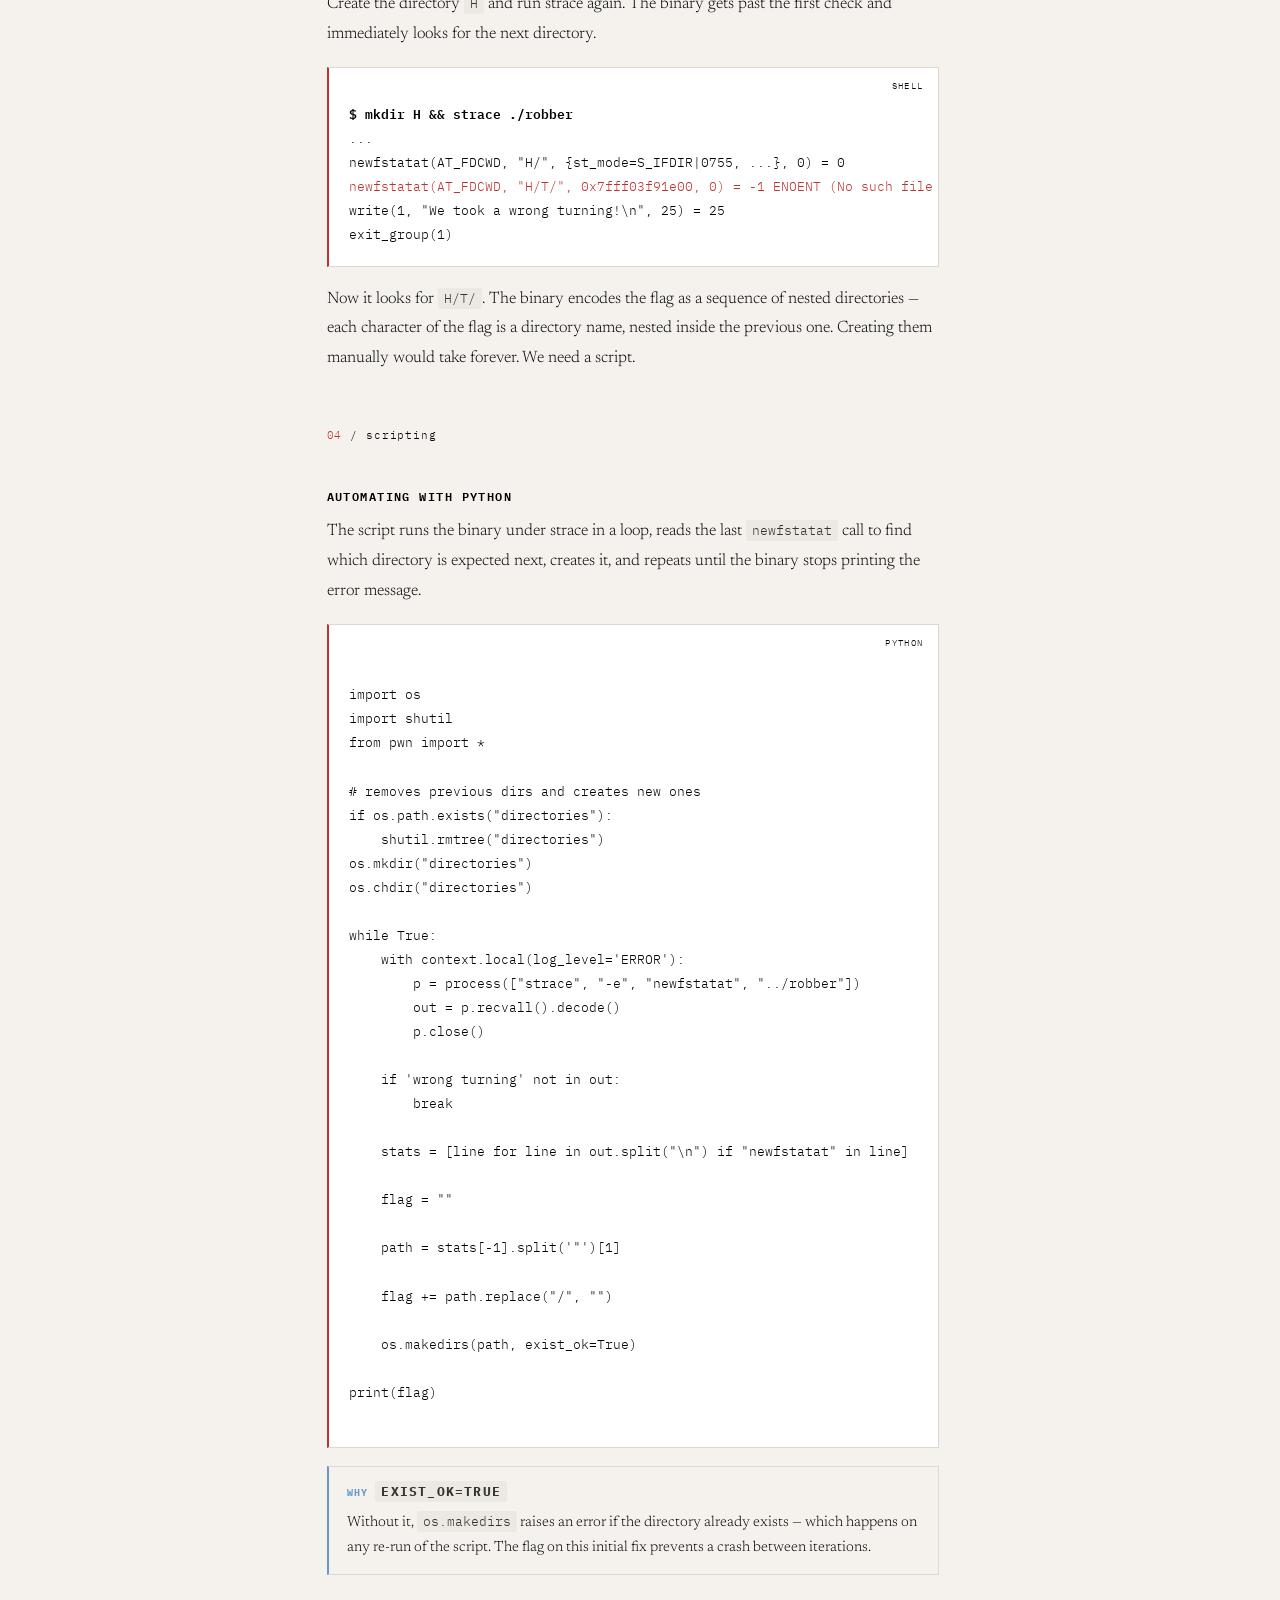
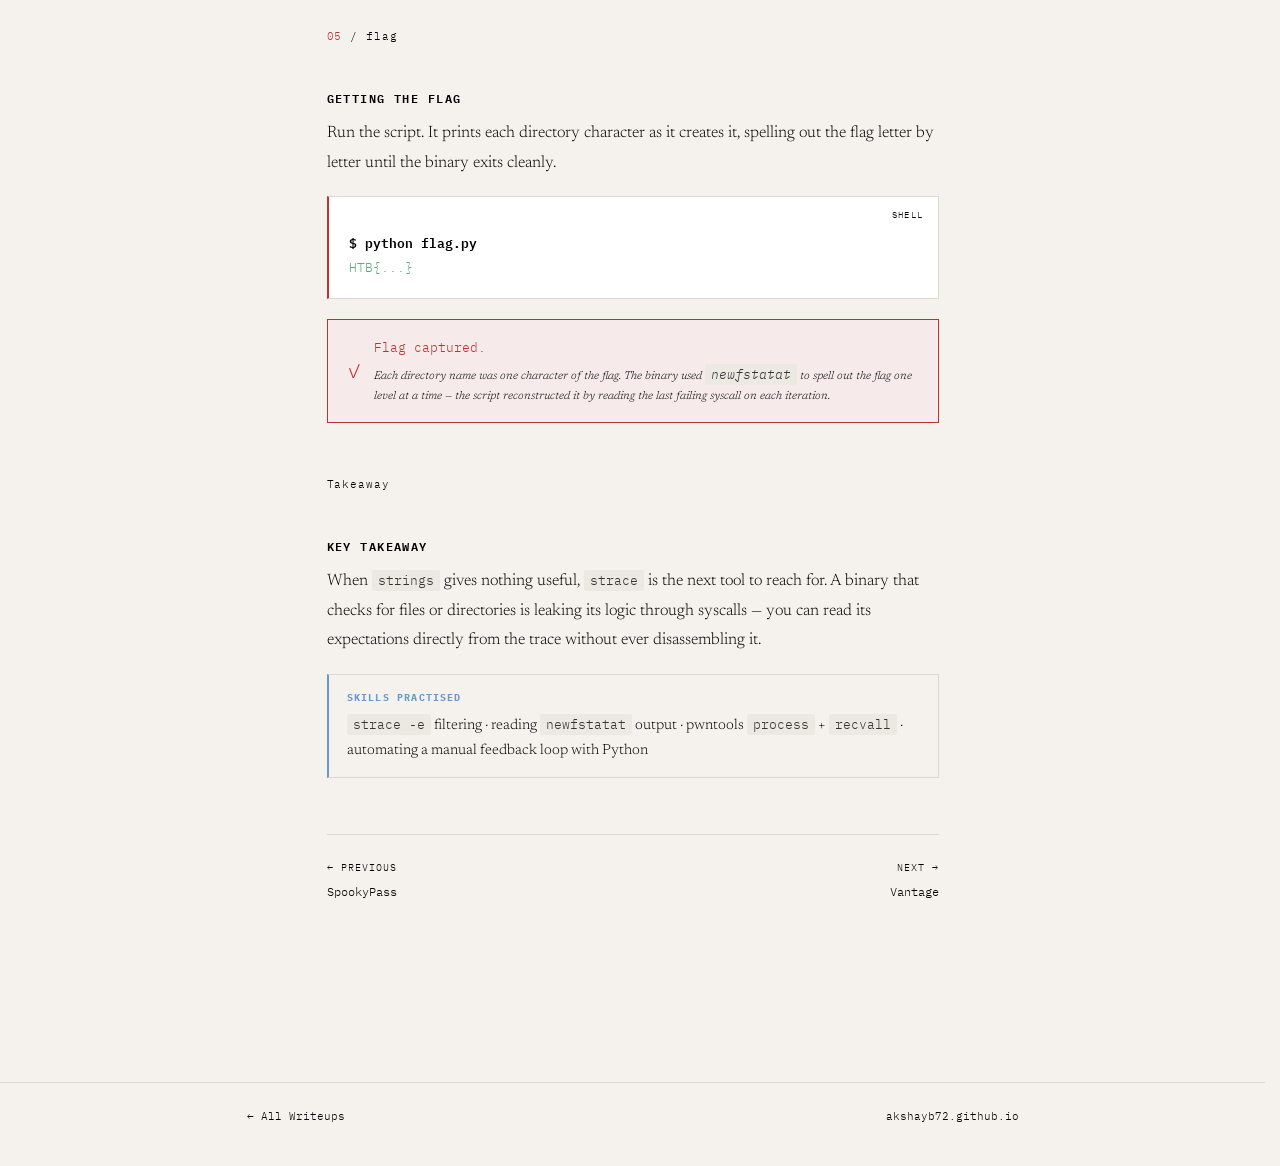
<file: writeups/graverobber.html>
<!DOCTYPE html>
<html lang="en" data-theme="light">
<head>
  <meta charset="UTF-8">
  <meta name="viewport" content="width=device-width, initial-scale=1.0">
  <title>Graverobber — akshayb72</title>
  <meta name="description" content="HTB Graverobber writeup — using strace and Python scripting to uncover a flag hidden in directory paths.">
  <link rel="stylesheet" href="../css/style.css">
  <link rel="stylesheet" href="../css/writeup.css">
</head>
<body>

  <nav class="nav">
    <div class="nav-inner">
      <a href="../index.html" class="nav-logo">akshayb72</a>
      <div class="nav-links">
        <a href="../index.html">Home</a>
        <a href="../writeups.html">Writeups</a>
        <button id="theme-toggle" aria-label="Toggle theme">◑</button>
      </div>
    </div>
  </nav>

  <main class="page-body">
    <div class="layout">

      <header class="writeup-header">
        <div class="breadcrumb">
          <a href="../index.html">akshayb72</a>
          <span>/</span>
          <a href="../writeups.html">writeups</a>
          <span>/</span>
          Graverobber
        </div>
        <h1>Graverobber</h1>
        <div class="writeup-meta">
          <span class="tag tag--htb">HTB</span>
          <span class="tag tag--rev">Reverse Engineering</span>
          <span class="tag">Challenges</span>

          <span class="tag">Very Easy</span>
          <span class="tag"><a href="https://app.hackthebox.com/challenges/Graverobber">Graverobber</a></span>
          <span class="writeup-date">Jun 2026</span>
        </div>
      </header>

      <article class="writeup-body">

        <!-- ── STEP 1 ── -->
        <div class="step">
          <span class="step-label"><span class="step-num">01</span> / execute</span>
          <h2>Initial Execution</h2>

          <p>
            Run the binary to see what it does. It immediately exits with a single
            error message — no prompt, no input required.
          </p>

          <pre class="terminal" data-label="shell"><span class="t-cmd">$ ./robber</span>
<span class="t-err">We took a wrong turning!</span></pre>

          <div class="info-box">
            <strong>Observation</strong>
            The binary exits with code 1 and prints an error. No interesting strings
            are visible with <code>strings</code> — the flag isn't stored in plaintext.
            Time to look at what the binary is actually doing at the syscall level.
          </div>
        </div>

        <!-- ── STEP 2 ── -->
        <div class="step">
          <span class="step-label"><span class="step-num">02</span> / strace</span>
          <h2>Tracing with strace</h2>

          <p>
            <code>strace</code> intercepts and records every system call the process makes.
            Running the binary under it reveals what it's looking for before it exits.
          </p>

          <pre class="terminal" data-label="shell"><span class="t-cmd">$ strace ./robber</span>
<span class="t-out">execve("./robber", ["./robber"], 0x7ffe7e76ff20) = 0
...
</span><span class="t-key">newfstatat(AT_FDCWD, "H/", 0x7ffcbd70cf50, 0) = -1 ENOENT (No such file or directory)</span>
<span class="t-out">write(1, "We took a wrong turning!\n", 25) = 25
exit_group(1)
+++ exited with 1 +++</span></pre>

          <p>
            The binary calls <code>newfstatat</code> — a syscall that checks whether a
            file or directory exists — on the path <code>H/</code>. Since that directory
            doesn't exist, it gets <code>ENOENT</code> and exits. The directory name
            <code>H</code> is the first character of the flag.
          </p>

          <div class="note">
            <code>newfstatat</code> is a variant of <code>stat</code> that checks file
            metadata. A return of <code>-1 ENOENT</code> means the path does not exist.
            The binary uses this as a gating mechanism — it only continues if the
            expected directory tree is present.
          </div>
        </div>

        <!-- ── STEP 3 ── -->
        <div class="step">
          <span class="step-label"><span class="step-num">03</span> / discovery</span>
          <h2>Discovering the Pattern</h2>

          <p>
            Create the directory <code>H</code> and run strace again. The binary gets
            past the first check and immediately looks for the next directory.
          </p>

          <pre class="terminal" data-label="shell"><span class="t-cmd">$ mkdir H && strace ./robber</span>
<span class="t-out">...
newfstatat(AT_FDCWD, "H/", {st_mode=S_IFDIR|0755, ...}, 0) = 0</span>
<span class="t-key">newfstatat(AT_FDCWD, "H/T/", 0x7fff03f91e00, 0) = -1 ENOENT (No such file or directory)</span>
<span class="t-out">write(1, "We took a wrong turning!\n", 25) = 25
exit_group(1)</span></pre>

          <p>
            Now it looks for <code>H/T/</code>. The binary encodes the flag as a
            sequence of nested directories — each character of the flag is a directory
            name, nested inside the previous one. Creating them manually would take
            forever. We need a script.
          </p>
        </div>

        <!-- ── STEP 4 ── -->
        <div class="step">
          <span class="step-label"><span class="step-num">04</span> / scripting</span>
          <h2>Automating with Python</h2>

          <p>
            The script runs the binary under strace in a loop, reads the last
            <code>newfstatat</code> call to find which directory is expected next,
            creates it, and repeats until the binary stops printing the error message.
          </p>

          <pre class="terminal" data-label="python"><span class="t-out">
import os
import shutil
from pwn import *

# removes previous dirs and creates new ones
if os.path.exists("directories"):
    shutil.rmtree("directories")
os.mkdir("directories")
os.chdir("directories")

while True:
    with context.local(log_level='ERROR'):
        p = process(["strace", "-e", "newfstatat", "../robber"])
        out = p.recvall().decode()
        p.close()

    if 'wrong turning' not in out:
        break

    stats = [line for line in out.split("\n") if "newfstatat" in line]

    flag = ""

    path = stats[-1].split('"')[1]

    flag += path.replace("/", "")

    os.makedirs(path, exist_ok=True)

print(flag)
  </span></pre>

          <div class="info-box">
            <strong>Why <code>exist_ok=True</code></strong>
            Without it, <code>os.makedirs</code> raises an error if the directory
            already exists — which happens on any re-run of the script. The flag on
            this initial fix prevents a crash between iterations.
          </div>
        </div>

        <!-- ── STEP 5 ── -->
        <div class="step">
          <span class="step-label"><span class="step-num">05</span> / flag</span>
          <h2>Getting the Flag</h2>

          <p>
            Run the script. It prints each directory character as it creates it,
            spelling out the flag letter by letter until the binary exits cleanly.
          </p>

          <pre class="terminal" data-label="shell"><span class="t-cmd">$ python flag.py</span>
<span class="t-flag">HTB{...}</span></pre>

          <div class="result-box">
            <span class="result-icon">✓</span>
            <p>
              Flag captured.
              <span>
                Each directory name was one character of the flag. The binary used
                <code>newfstatat</code> to spell out the flag one level at a time —
                the script reconstructed it by reading the last failing syscall on
                each iteration.
              </span>
            </p>
          </div>
        </div>

        <!-- ── TAKEAWAY ── -->
        <div class="step">
          <span class="step-label">Takeaway</span>
          <h2>Key Takeaway</h2>

          <p>
            When <code>strings</code> gives nothing useful, <code>strace</code> is
            the next tool to reach for. A binary that checks for files or directories
            is leaking its logic through syscalls — you can read its expectations
            directly from the trace without ever disassembling it.
          </p>

          <div class="info-box">
            <strong>Skills practised</strong>
            <code>strace -e</code> filtering · reading <code>newfstatat</code> output ·
            pwntools <code>process</code> + <code>recvall</code> ·
            automating a manual feedback loop with Python
          </div>
        </div>

      </article>

      <nav class="writeup-nav" aria-label="Writeup navigation">
        <a href="spookypass.html" class="writeup-nav-link prev">
          <span>← Previous</span>
          SpookyPass
        </a>
        <span></span>
      </nav>

    </div>
  </main>

  <footer class="footer">
    <div class="footer-inner">
      <a href="../writeups.html">← All Writeups</a>
      <span>akshayb72.github.io</span>
    </div>
  </footer>

  <script src="../js/main.js"></script>
</body>
</html>
</file>
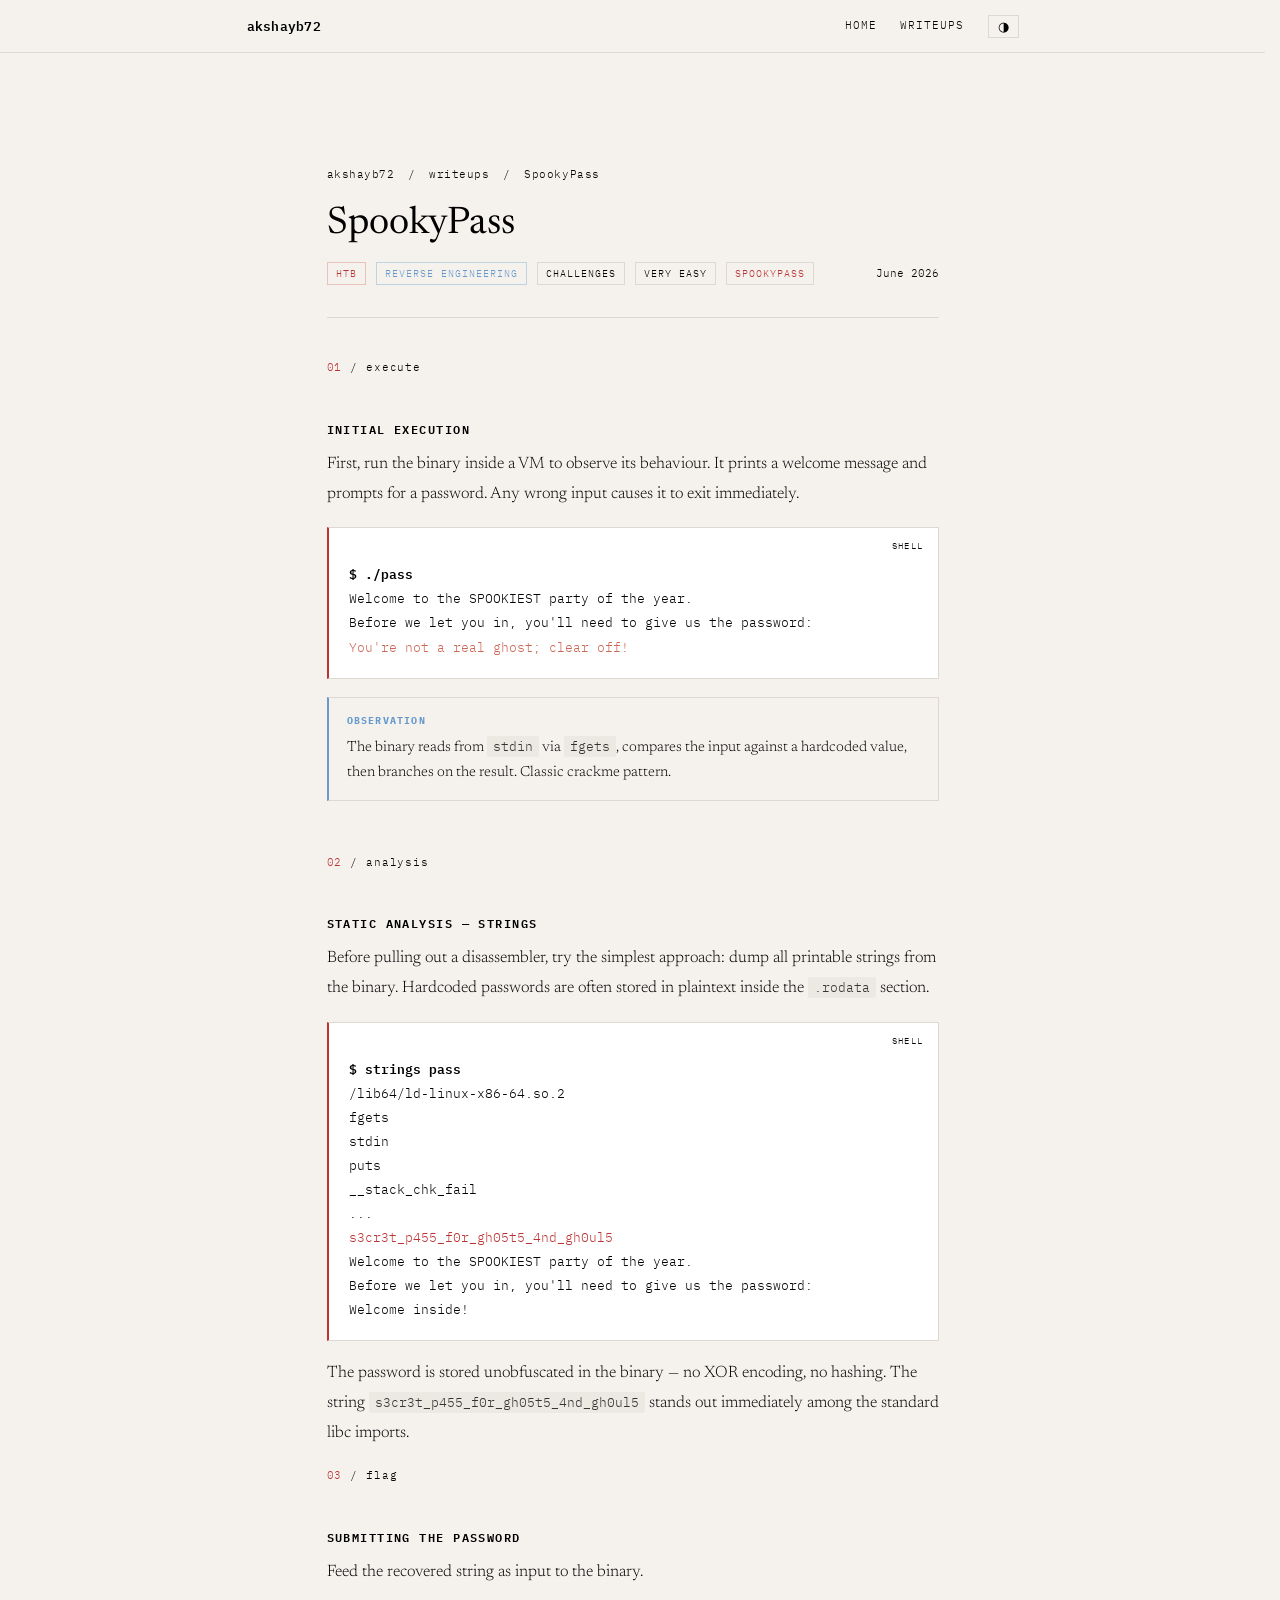
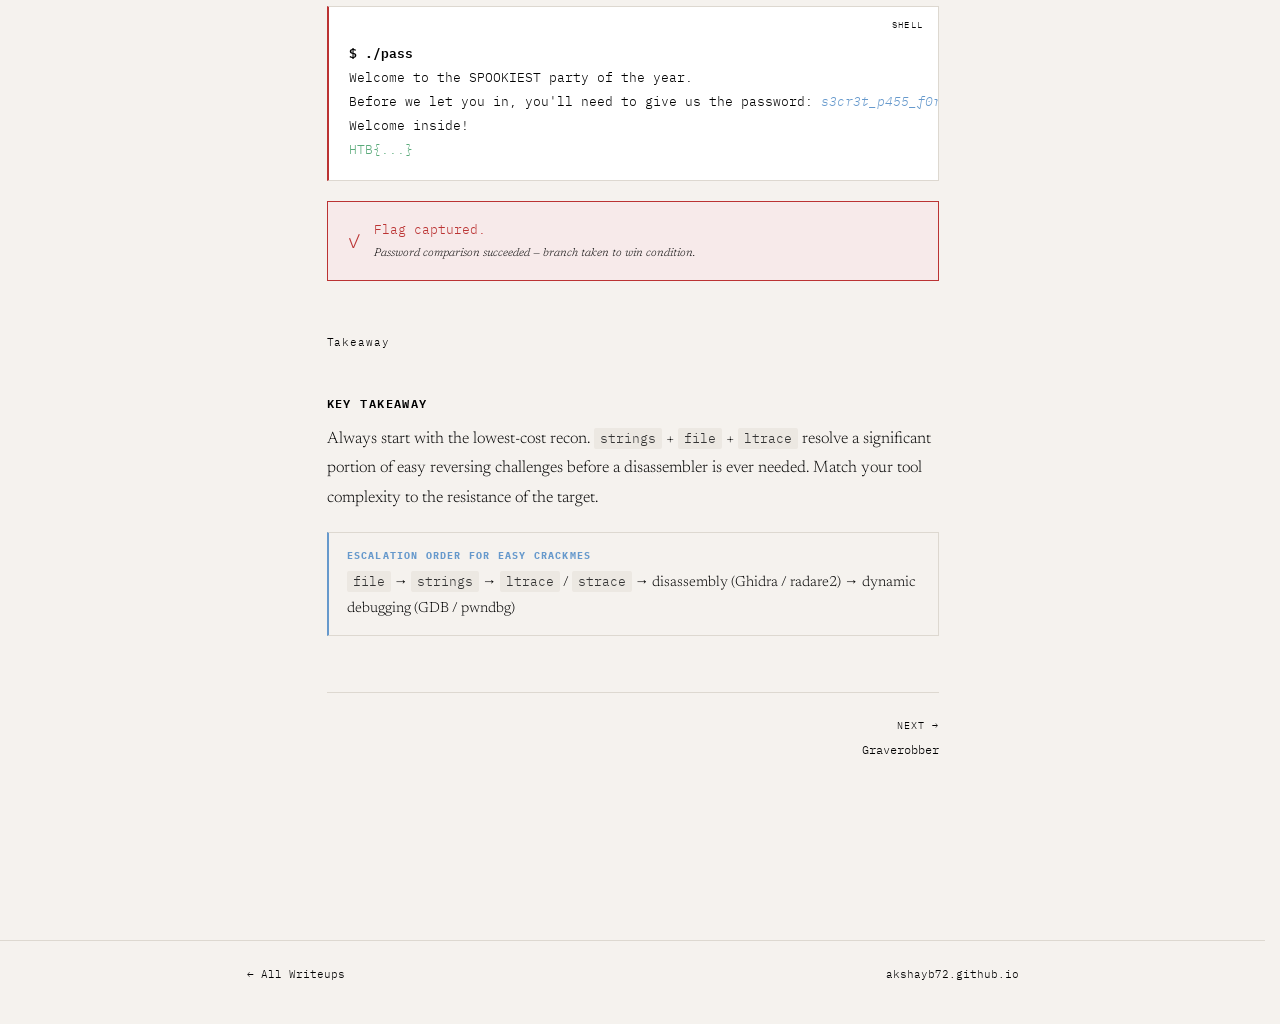
<file: writeups/spookypass.html>
<!DOCTYPE html>
<html lang="en" data-theme="light">
<!--
  writeups/spookypass.html — Individual writeup page
  ────────────────────────────────────────────────────
  This file is also the TEMPLATE for new writeups.
  To create a new writeup:
    1. Copy this file into the writeups/ folder
    2. Rename it (e.g. babyre.html)
    3. Find and replace "SpookyPass" with your challenge name
    4. Update the breadcrumb, tags, date, and step content
    5. Add it to writeups.html as a new .card

  CSS paths from writeups/ go up one level: ../css/
  JS  paths from writeups/ go up one level: ../js/
-->
<head>
  <meta charset="UTF-8">
  <meta name="viewport" content="width=device-width, initial-scale=1.0">
  <title>SpookyPass — akshayb72</title>
  <meta name="description" content="HTB SpookyPass writeup — recovering a hardcoded password using strings.">

  <!-- Note the ../ prefix — this file lives in writeups/ subdirectory -->
  <link rel="stylesheet" href="../css/style.css">
  <link rel="stylesheet" href="../css/writeup.css">
</head>
<body>

  <!-- NAV — identical on every page (paths go up one level) -->
  <nav class="nav">
    <div class="nav-inner">
      <a href="../index.html" class="nav-logo">akshayb72</a>
      <div class="nav-links">
        <a href="../index.html">Home</a>
        <a href="../writeups.html">Writeups</a>
        <button id="theme-toggle" aria-label="Toggle theme">◑</button>
      </div>
    </div>
  </nav>


  <main class="page-body">
    <div class="layout">

      <!-- ── WRITEUP HEADER ────────────────────── -->
      <header class="writeup-header">

        <!-- Breadcrumb navigation -->
        <div class="breadcrumb">
          <a href="../index.html">akshayb72</a>
          <span>/</span>
          <a href="../writeups.html">writeups</a>
          <span>/</span>
          SpookyPass
        </div>

        <h1>SpookyPass</h1>

        <!-- Tags and date in the same row -->
        <div class="writeup-meta">
          <span class="tag tag--htb">HTB</span>
          <span class="tag tag--rev">Reverse Engineering</span>
          <span class="tag">Challenges</span>
          <span class="tag">Very Easy</span>
          <span class="tag"><a href="https://app.hackthebox.com/challenges/SpookyPass">SpookyPass</a></span>
          <span class="writeup-date">June 2026</span>
        </div>

      </header>


      <!-- ── WRITEUP BODY ──────────────────────── -->
      <article class="writeup-body">

        <!--
          STEP FORMAT:
          Each <div class="step"> contains:
            .step-label  → numbered label e.g. "01 / execute"
            h2           → section title (styled as monospace label)
            p            → prose explanation
            pre.terminal → command-line block (optional)
            .info-box    → tip or observation (optional)
            .note        → italic note or aside (optional)
        -->

        <!-- ── STEP 1 ── -->
        <div class="step">
          <span class="step-label"><span class="step-num">01</span> / execute</span>
          <h2>Initial Execution</h2>

          <p>
            First, run the binary inside a VM to observe its behaviour.
            It prints a welcome message and prompts for a password.
            Any wrong input causes it to exit immediately.
          </p>

          <!--
            TERMINAL BLOCK
            data-label appears as a small label in the top-right corner.
            Use span classes for syntax colouring:
              .t-cmd  → commands you type
              .t-out  → normal output
              .t-key  → keyword / found string
              .t-flag → flag / success
              .t-inp  → user input
              .t-err  → error output
          -->
          <pre class="terminal" data-label="shell"><span class="t-cmd">$ ./pass</span>
<span class="t-out">Welcome to the SPOOKIEST party of the year.
Before we let you in, you'll need to give us the password:</span>
<span class="t-err">You're not a real ghost; clear off!</span></pre>

          <!-- Info box: observation or technical note -->
          <div class="info-box">
            <strong>Observation</strong>
            The binary reads from <code>stdin</code> via <code>fgets</code>, compares the
            input against a hardcoded value, then branches on the result.
            Classic crackme pattern.
          </div>
        </div>


        <!-- ── STEP 2 ── -->
        <div class="step">
          <span class="step-label"><span class="step-num">02</span> / analysis</span>
          <h2>Static Analysis — strings</h2>

          <p>
            Before pulling out a disassembler, try the simplest approach: dump
            all printable strings from the binary. Hardcoded passwords are often
            stored in plaintext inside the <code>.rodata</code> section.
          </p>

          <pre class="terminal" data-label="shell"><span class="t-cmd">$ strings pass</span>
<span class="t-out">/lib64/ld-linux-x86-64.so.2
fgets
stdin
puts
__stack_chk_fail
...</span>
<span class="t-key">s3cr3t_p455_f0r_gh05t5_4nd_gh0ul5</span>
<span class="t-out">Welcome to the SPOOKIEST party of the year.
Before we let you in, you'll need to give us the password:
Welcome inside!</span></pre>

          <p>
            The password is stored unobfuscated in the binary — no XOR encoding,
            no hashing. The string <code>s3cr3t_p455_f0r_gh05t5_4nd_gh0ul5</code>
            stands out immediately among the standard libc imports.
          </p>

          <!-- Italic aside / note -->
          <!--
          <div class="note">
            If strings alone didn't work, the next step would be
            <code>ltrace ./pass</code> to watch library calls at runtime,
            or opening the binary in Ghidra to find the comparison in the decompiled output.
          </div>
        </div>
-->

        <!-- ── STEP 3 ── -->
        <div class="step">
          <span class="step-label"><span class="step-num">03</span> / flag</span>
          <h2>Submitting the Password</h2>

          <p>Feed the recovered string as input to the binary.</p>

          <pre class="terminal" data-label="shell"><span class="t-cmd">$ ./pass</span>
<span class="t-out">Welcome to the SPOOKIEST party of the year.
Before we let you in, you'll need to give us the password: </span><span class="t-inp">s3cr3t_p455_f0r_gh05t5_4nd_gh0ul5</span>
<span class="t-out">Welcome inside!</span>
<span class="t-flag">HTB{...}</span></pre>

          <!-- Result / success box -->
          <div class="result-box">
            <span class="result-icon">✓</span>
            <p>
              Flag captured.
              <span>Password comparison succeeded — branch taken to win condition.</span>
            </p>
          </div>
        </div>


        <!-- ── TAKEAWAY (no step number needed) ── -->
        <div class="step">
          <span class="step-label">Takeaway</span>
          <h2>Key Takeaway</h2>

          <p>
            Always start with the lowest-cost recon.
            <code>strings</code> + <code>file</code> + <code>ltrace</code> resolve a
            significant portion of easy reversing challenges before a disassembler is
            ever needed. Match your tool complexity to the resistance of the target.
          </p>

          <div class="info-box">
            <strong>Escalation order for easy crackmes</strong>
            <code>file</code> → <code>strings</code> → <code>ltrace</code> / <code>strace</code>
            → disassembly (Ghidra / radare2) → dynamic debugging (GDB / pwndbg)
          </div>
        </div>


      </article><!-- /writeup-body -->


      <!-- ── PREV / NEXT NAVIGATION ────────────────
           Update these links as you add more writeups.
           Remove the block you don't need (e.g. no "prev" on first writeup).
      ─────────────────────────────────────────────── -->
      <nav class="writeup-nav" aria-label="Writeup navigation">
        <!-- No previous writeup yet -->
        <span></span>

        <!--
        <a href="previouschallenge.html" class="writeup-nav-link prev">
          <span>← Previous</span>
          Previous Challenge Name
        </a>
        -->

        <!--
        <a href="nextchallenge.html" class="writeup-nav-link next">
          <span>Next →</span>
          Next Challenge Name
        </a>
        -->
      </nav>


    </div><!-- /layout -->
  </main>


  <!-- FOOTER -->
  <footer class="footer">
    <div class="footer-inner">
      <a href="../writeups.html">← All Writeups</a>
      <span>akshayb72.github.io</span>
    </div>
  </footer>


  <!-- Note: paths go up one level from writeups/ -->
  <script src="../js/main.js"></script>
</body>
</html>
</file>
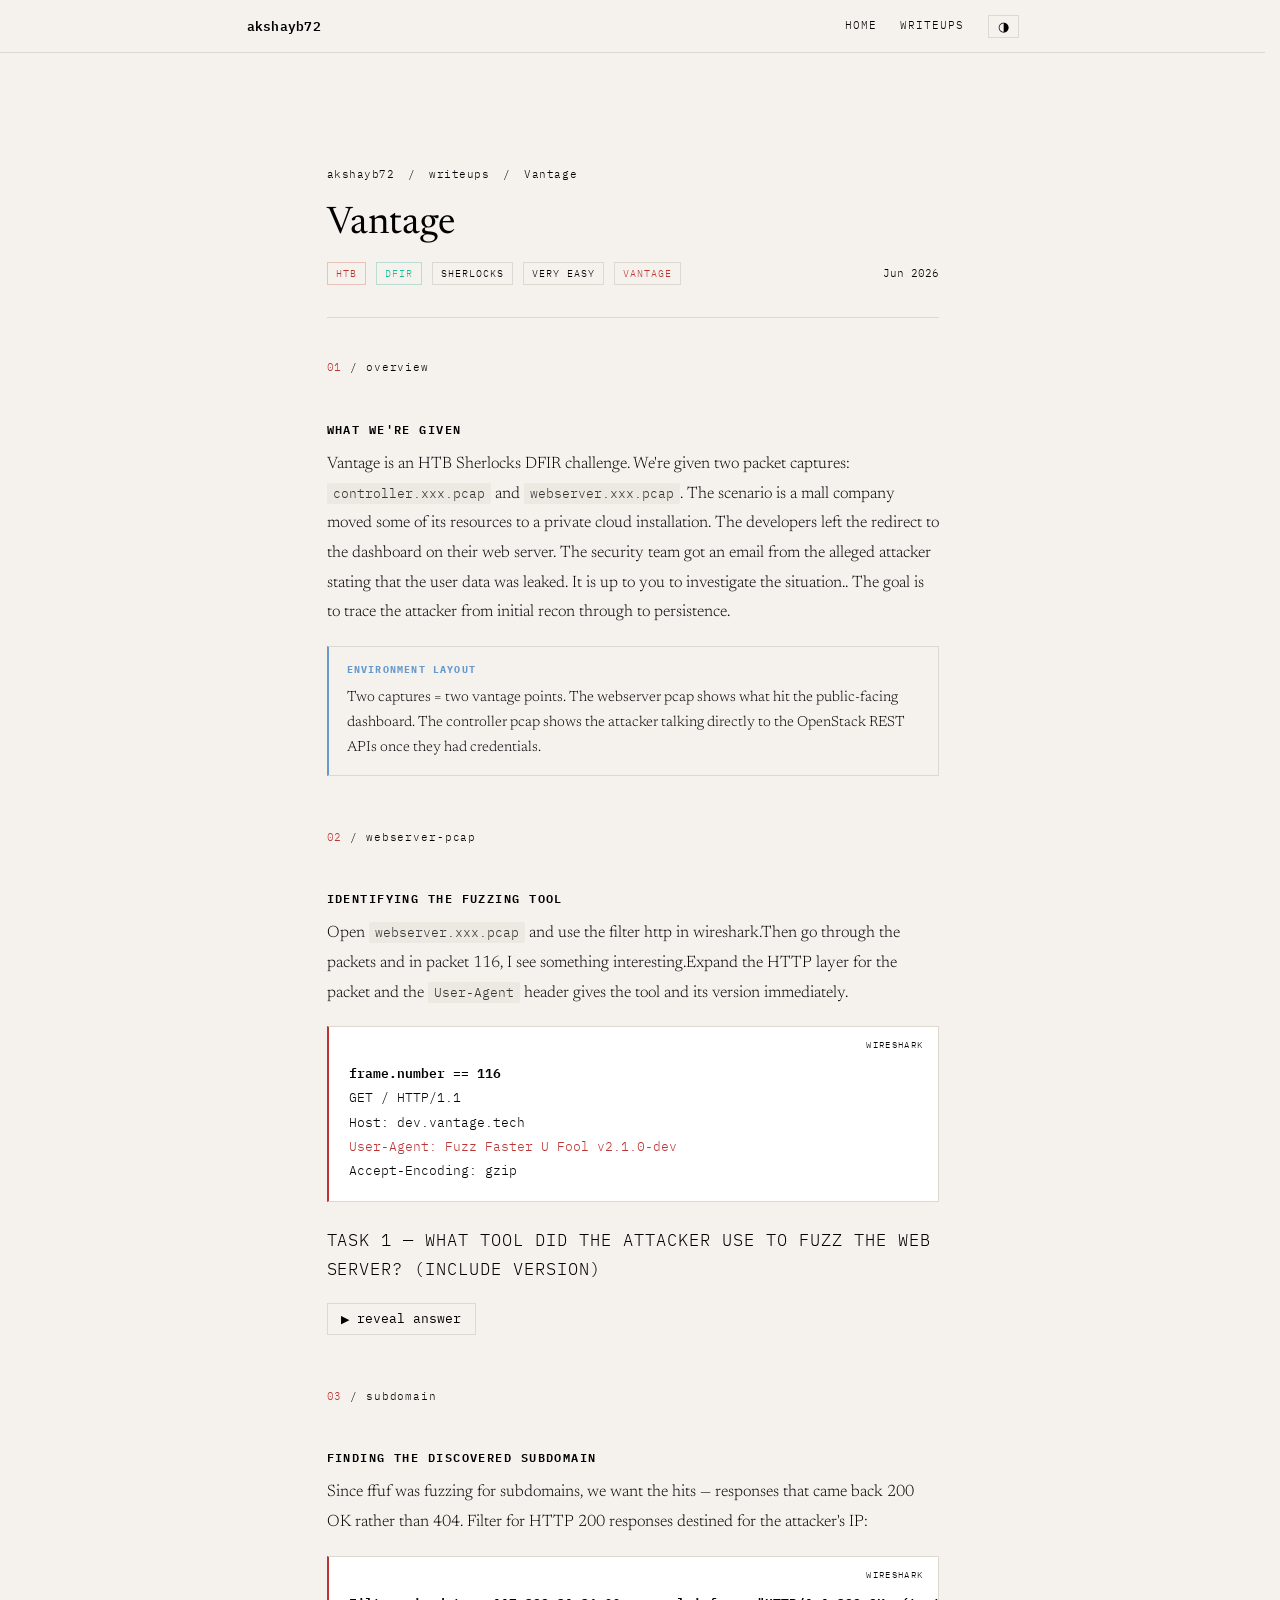
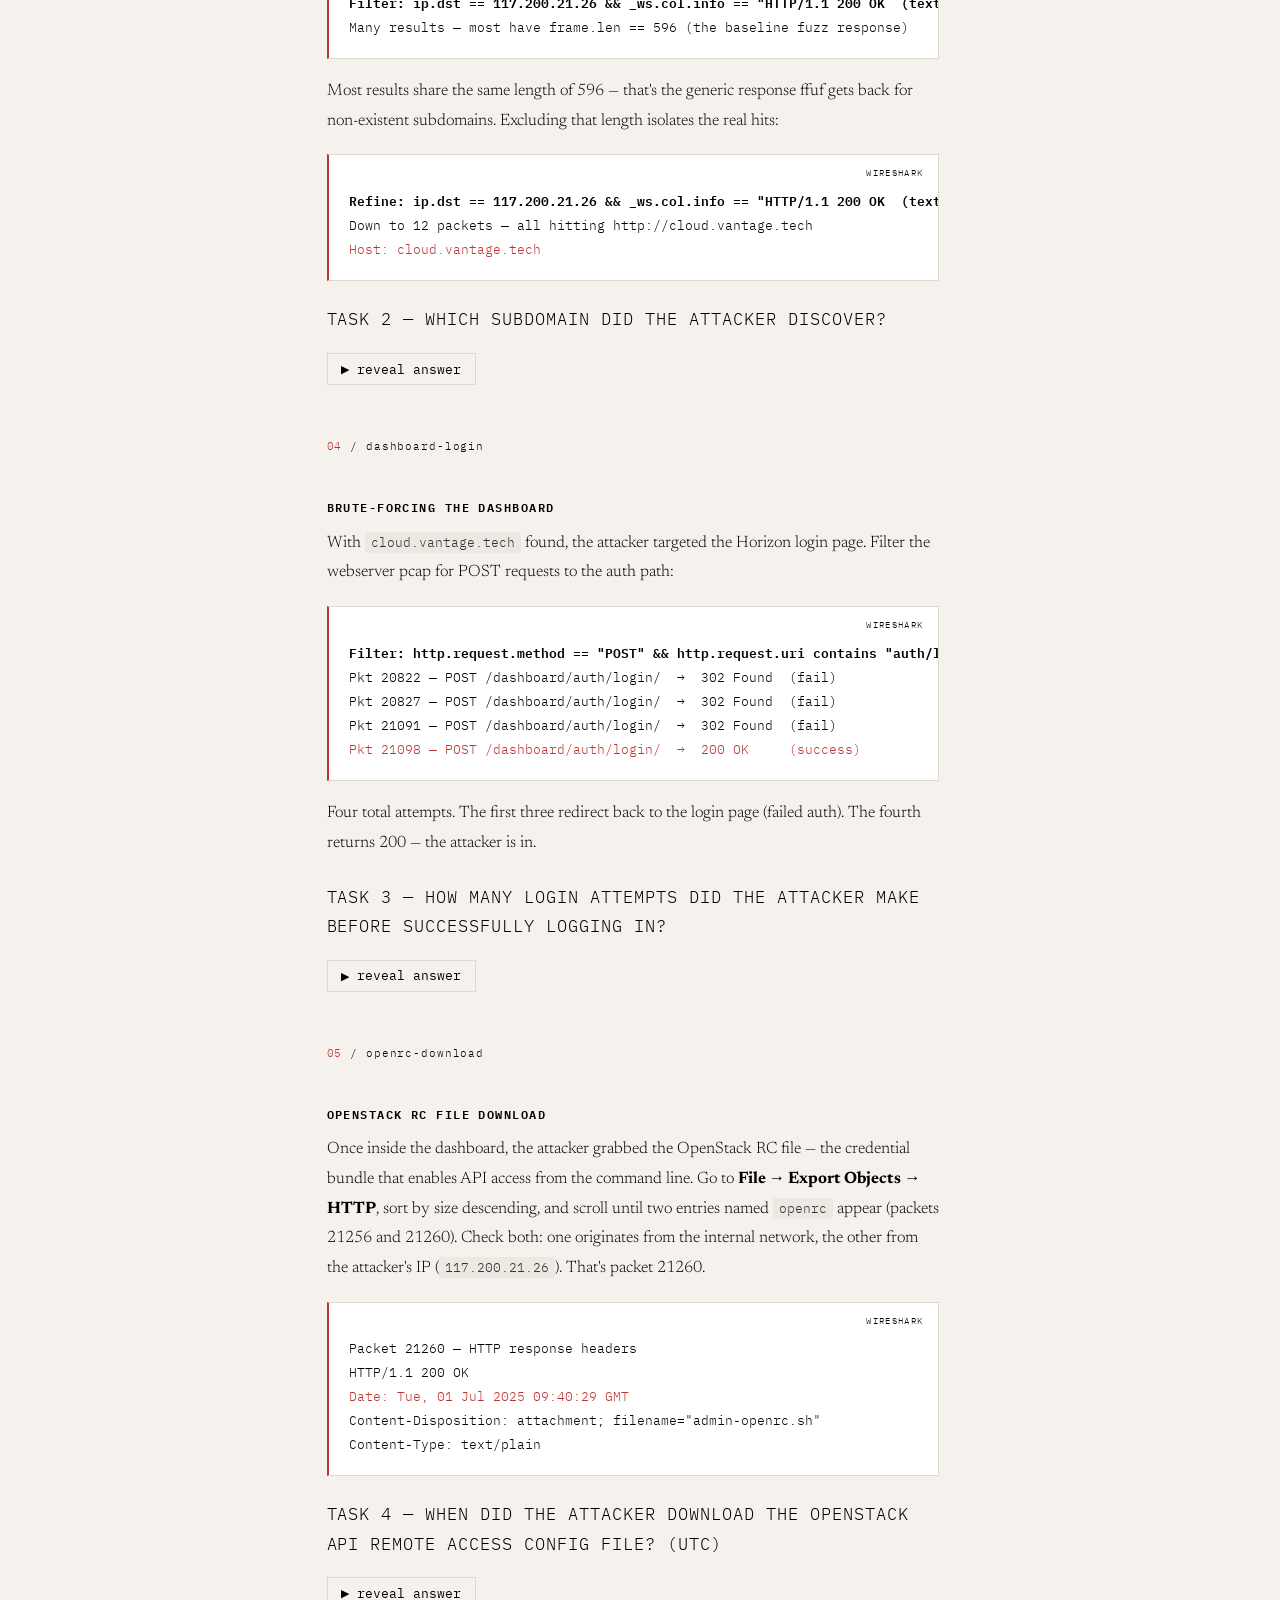
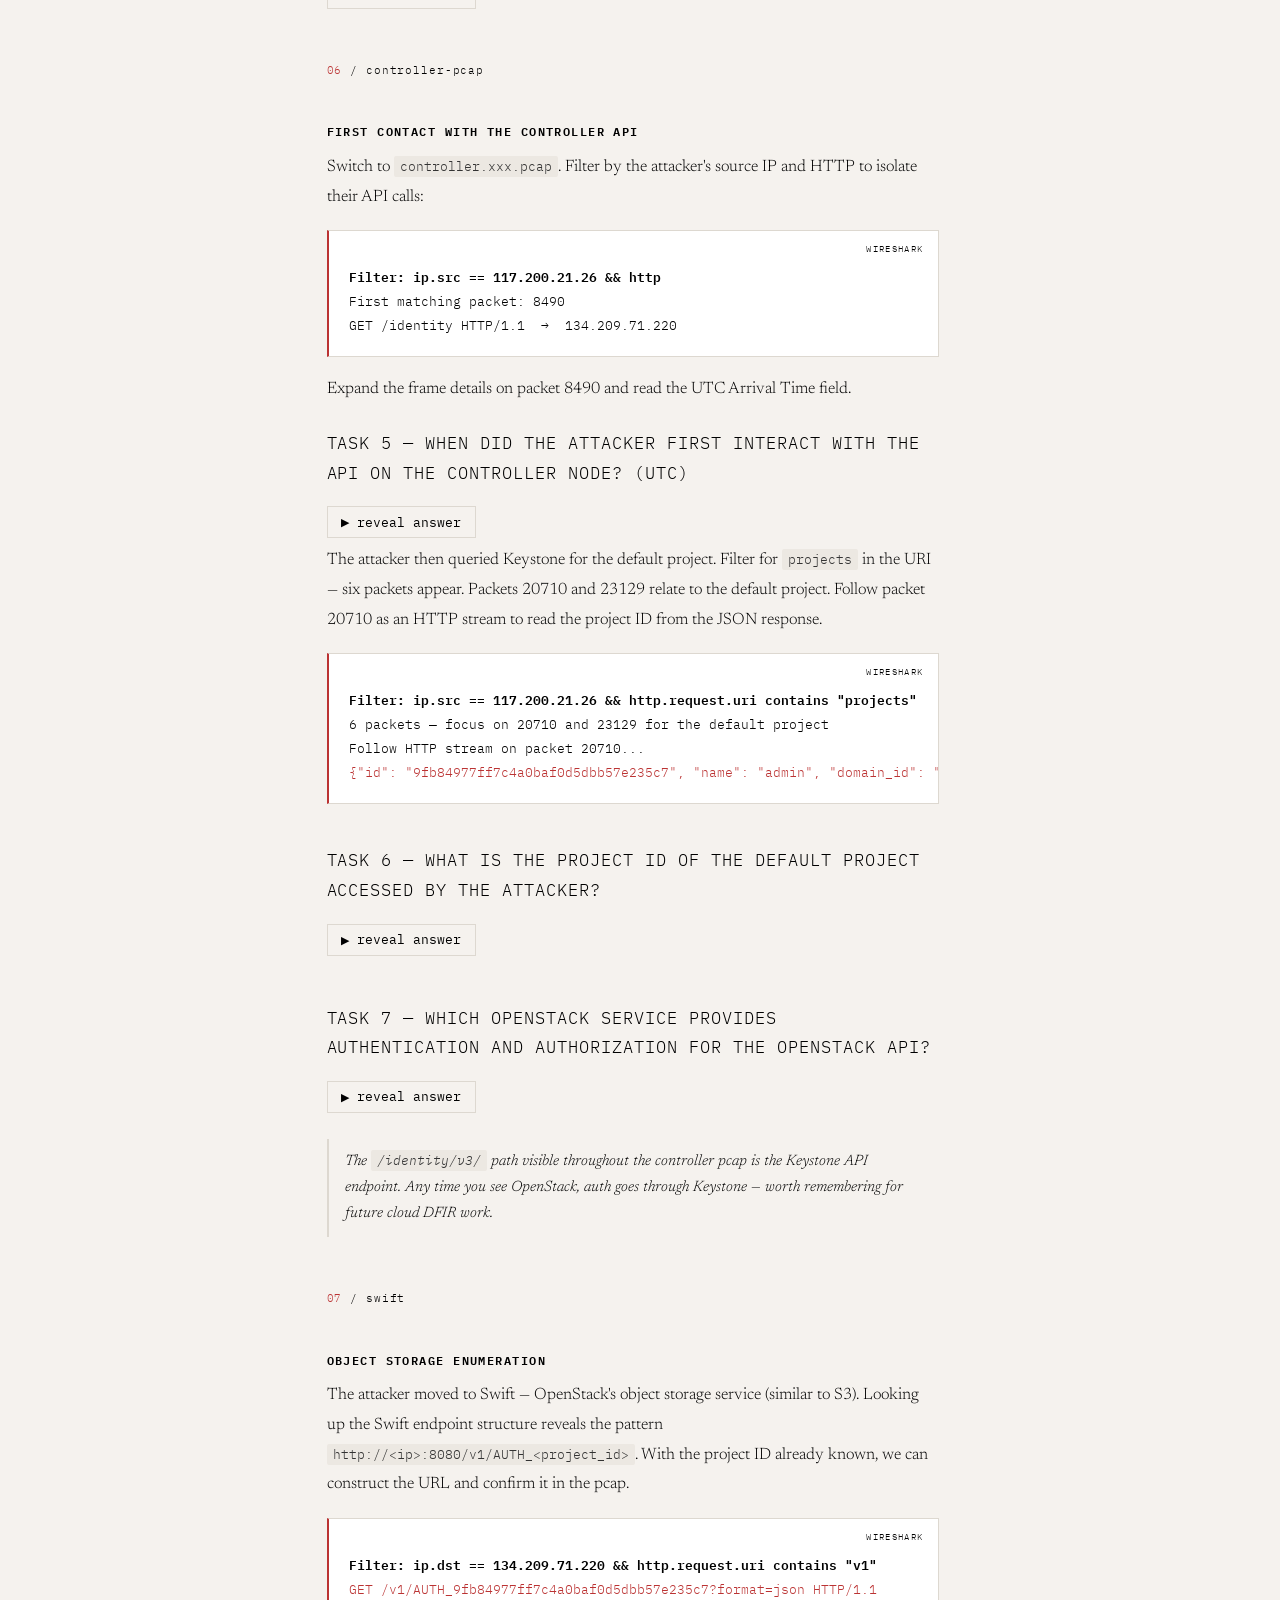
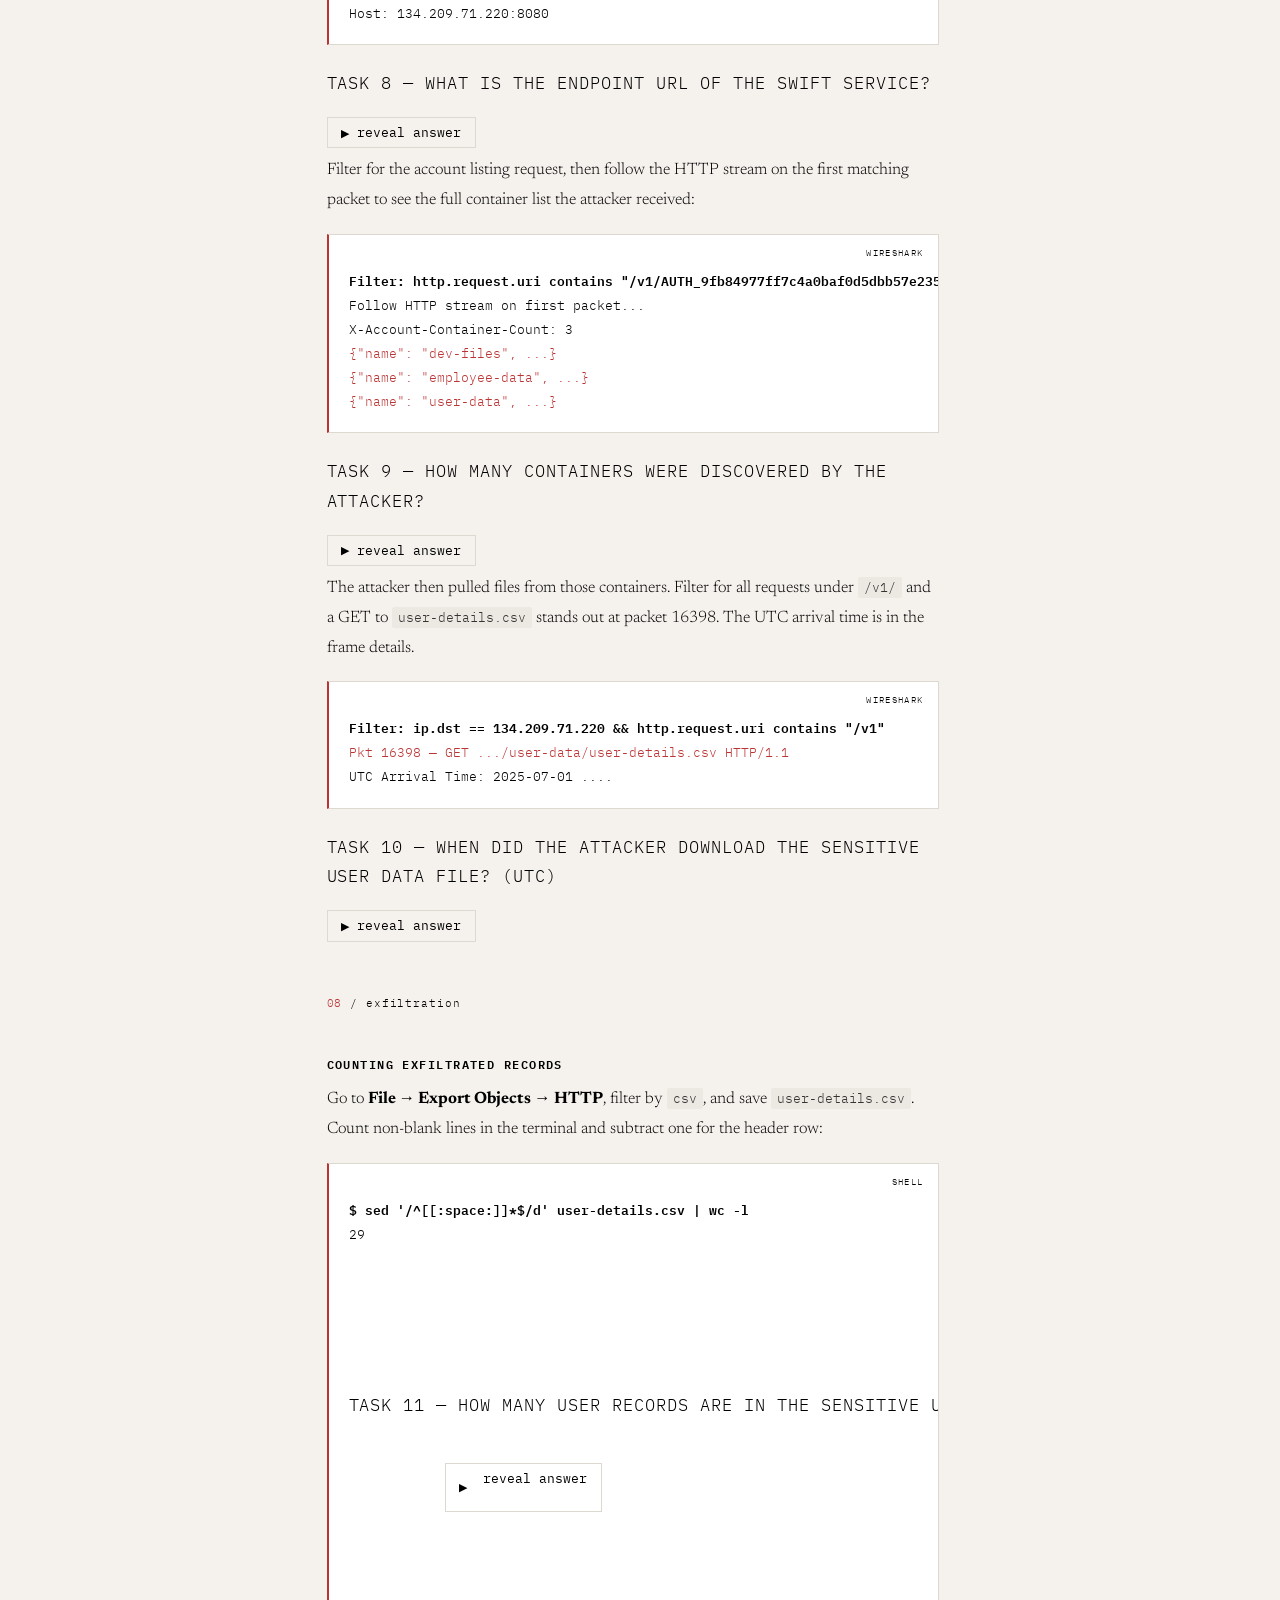
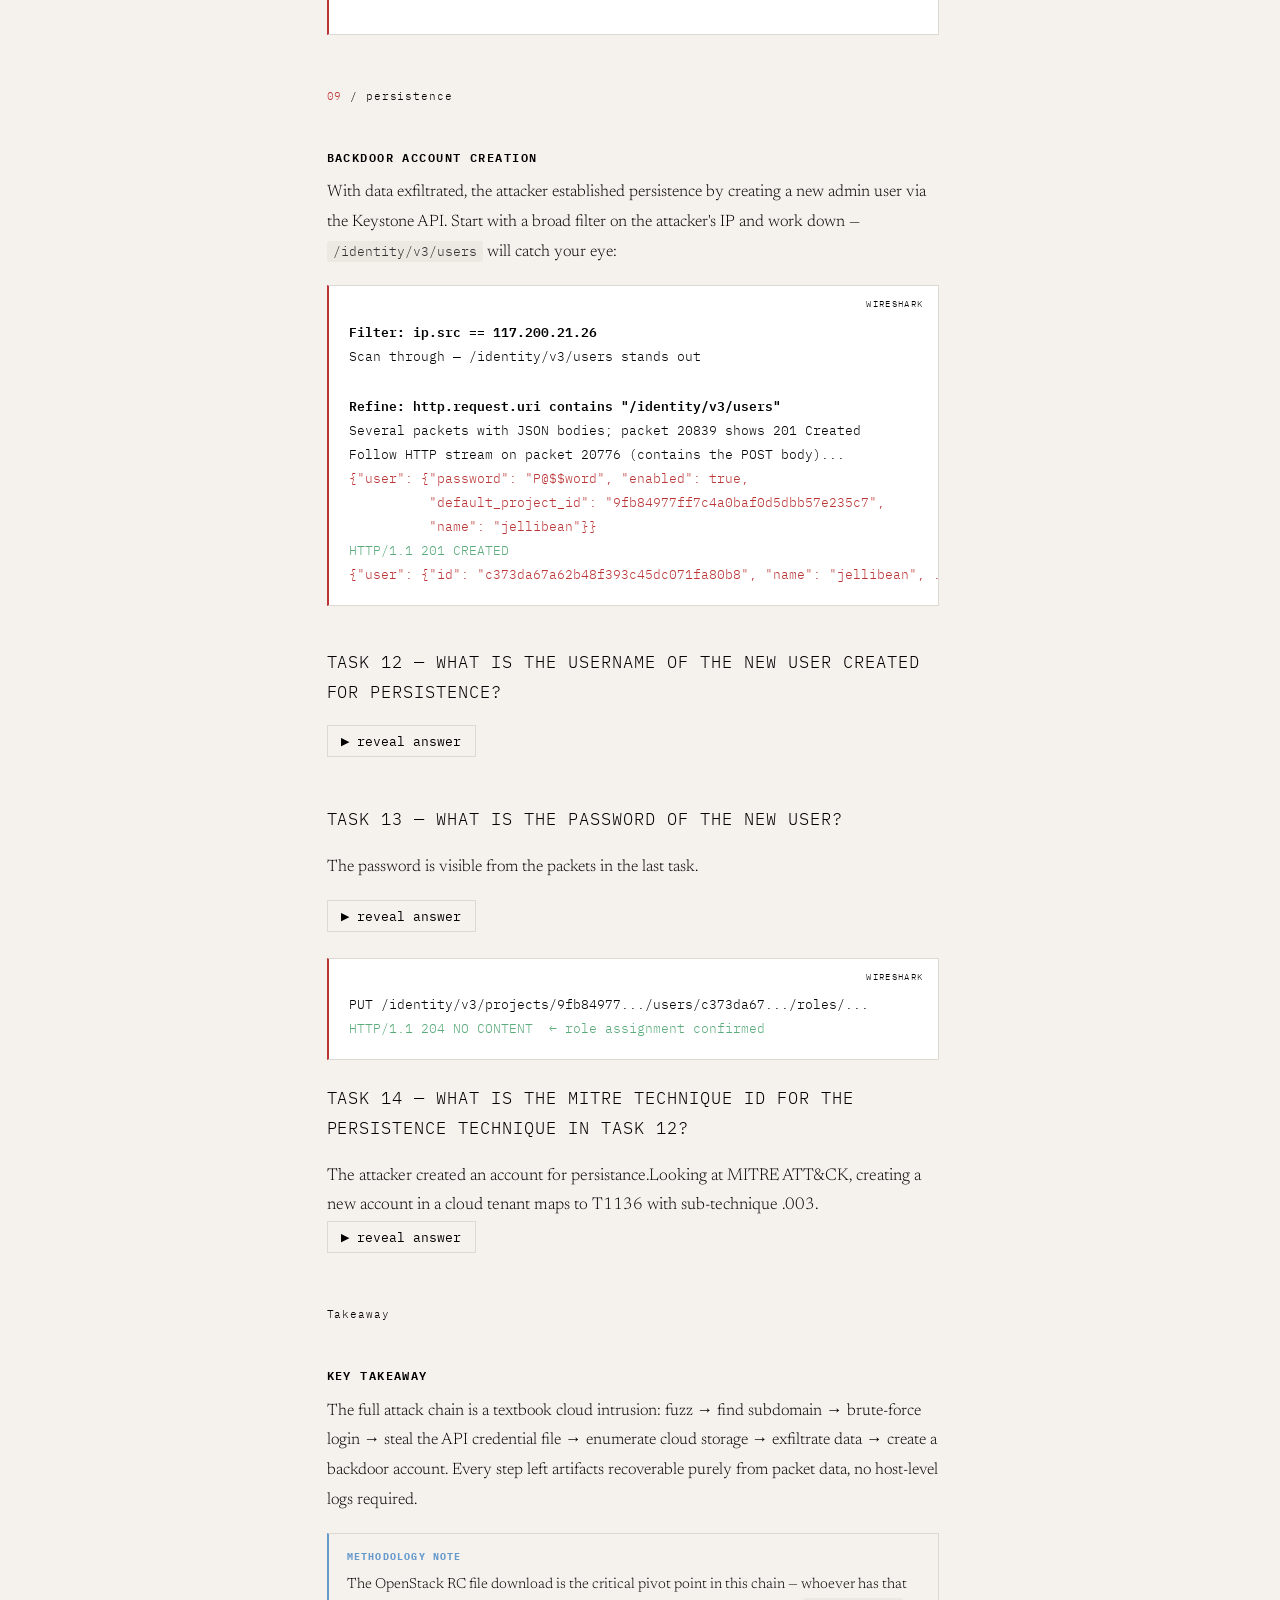
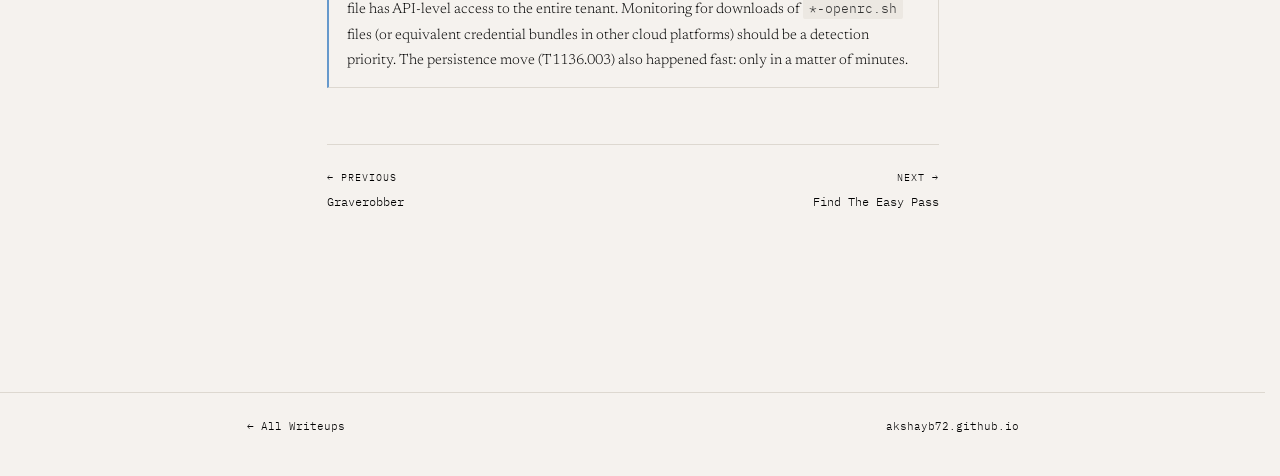
<file: writeups/vantage.html>
<!DOCTYPE html>
<html lang="en" data-theme="light">
<head>
  <meta charset="UTF-8">
  <meta name="viewport" content="width=device-width, initial-scale=1.0">
  <title>Vantage — akshayb72</title>
  <meta name="description" content="HTB Sherlocks Vantage writeup — PCAP analysis of an OpenStack breach across two network captures.">
  <link rel="stylesheet" href="../css/style.css">
  <link rel="stylesheet" href="../css/writeup.css">
</head>
<body>

  <nav class="nav">
    <div class="nav-inner">
      <a href="../index.html" class="nav-logo">akshayb72</a>
      <div class="nav-links">
        <a href="../index.html">Home</a>
        <a href="../writeups.html">Writeups</a>
        <button id="theme-toggle" aria-label="Toggle theme">◑</button>
      </div>
    </div>
  </nav>


  <main class="page-body">
    <div class="layout">

      <header class="writeup-header">
        <div class="breadcrumb">
          <a href="../index.html">akshayb72</a>
          <span>/</span>
          <a href="../writeups.html">writeups</a>
          <span>/</span>
          Vantage
        </div>
        <h1>Vantage</h1>
        <div class="writeup-meta">
          <span class="tag tag--htb">HTB</span>
          <span class="tag tag--dfir">DFIR</span>
          <span class="tag">Sherlocks</span>
    
          <span class="tag">Very Easy</span>
          <span class="tag"><a href="https://app.hackthebox.com/sherlocks/Vantage">Vantage</a></span>
          <span class="writeup-date">Jun 2026</span>
        </div>
      </header>


      <article class="writeup-body">


        <!-- ── STEP 1: OVERVIEW ──────────────────────────────────── -->
        <div class="step">
          <span class="step-label"><span class="step-num">01</span> / overview</span>
          <h2>What We're Given</h2>

          <p>
            Vantage is an HTB Sherlocks DFIR challenge. We're given two packet captures:
            <code>controller.xxx.pcap</code> and <code>webserver.xxx.pcap</code>. The scenario
            is a mall company moved some of its resources to a private cloud installation. 
            The developers left the redirect to the dashboard on their web server. 
            The security team got an email from the alleged attacker stating that the user data was leaked. 
            It is up to you to investigate the situation.. 
            The goal is to trace the attacker from initial recon through to persistence.
          </p>

          <div class="info-box">
            <strong>Environment layout</strong>
            Two captures = two vantage points. The webserver pcap shows what hit the
            public-facing dashboard. The controller pcap shows the attacker talking directly
            to the OpenStack REST APIs once they had credentials.
          </div>
        </div>


        <!-- ── STEP 2: FUZZING (Task 1) ──────────────────────────── -->
        <div class="step">
          <span class="step-label"><span class="step-num">02</span> / webserver-pcap</span>
          <h2>Identifying the Fuzzing Tool</h2>

          <p>
            Open <code>webserver.xxx.pcap</code> and use the filter http in wireshark.Then go through the packets and in packet 116, I see something interesting.Expand the
            HTTP layer for the packet and the <code>User-Agent</code> header gives the tool and its version
            immediately.
          </p>

          <pre class="terminal" data-label="wireshark">
<span class="t-cmd">frame.number == 116</span>
<span class="t-out">GET / HTTP/1.1</span>
<span class="t-out">Host: dev.vantage.tech</span>
<span class="t-key">User-Agent: Fuzz Faster U Fool v2.1.0-dev</span>
<span class="t-out">Accept-Encoding: gzip</span></pre>

          <div class="task-block">
            <p class="task-q">Task 1 — What tool did the attacker use to fuzz the web server? (include version)</p>
            <button class="reveal-btn" onclick="toggleReveal(this)">
              <span class="reveal-icon">▶</span> reveal answer
            </button>
            <div class="reveal-answer">ffuf@2.1.0</div>
          </div>
        </div>


        <!-- ── STEP 3: SUBDOMAIN DISCOVERY (Task 2) ─────────────── -->
        <div class="step">
          <span class="step-label"><span class="step-num">03</span> / subdomain</span>
          <h2>Finding the Discovered Subdomain</h2>

          <p>
            Since ffuf was fuzzing for subdomains, we want the hits — responses that came
            back 200 OK rather than 404. Filter for HTTP 200 responses destined for the
            attacker's IP:
          </p>

          <pre class="terminal" data-label="wireshark">
<span class="t-cmd">Filter: ip.dst == 117.200.21.26 &amp;&amp; _ws.col.info == "HTTP/1.1 200 OK  (text/html)"</span>
<span class="t-out">Many results — most have frame.len == 596 (the baseline fuzz response)</span></pre>

          <p>
            Most results share the same length of 596 — that's the generic response ffuf gets
            back for non-existent subdomains. Excluding that length isolates the real hits:
          </p>

          <pre class="terminal" data-label="wireshark">
<span class="t-cmd">Refine: ip.dst == 117.200.21.26 &amp;&amp; _ws.col.info == "HTTP/1.1 200 OK  (text/html)" &amp;&amp; frame.len != 596</span>
<span class="t-out">Down to 12 packets — all hitting http://cloud.vantage.tech</span>
<span class="t-key">Host: cloud.vantage.tech</span></pre>

          <div class="task-block">
            <p class="task-q">Task 2 — Which subdomain did the attacker discover?</p>
            <button class="reveal-btn" onclick="toggleReveal(this)">
              <span class="reveal-icon">▶</span> reveal answer
            </button>
            <div class="reveal-answer">cloud</div>
          </div>
        </div>


        <!-- ── STEP 4: DASHBOARD LOGIN (Task 3) ─────────────────── -->
        <div class="step">
          <span class="step-label"><span class="step-num">04</span> / dashboard-login</span>
          <h2>Brute-Forcing the Dashboard</h2>

          <p>
            With <code>cloud.vantage.tech</code> found, the attacker targeted the Horizon
            login page. Filter the webserver pcap for POST requests to the auth path:
          </p>

          <pre class="terminal" data-label="wireshark">
<span class="t-cmd">Filter: http.request.method == "POST" &amp;&amp; http.request.uri contains "auth/login"</span>
<span class="t-out">Pkt 20822 — POST /dashboard/auth/login/  →  302 Found  (fail)</span>
<span class="t-out">Pkt 20827 — POST /dashboard/auth/login/  →  302 Found  (fail)</span>
<span class="t-out">Pkt 21091 — POST /dashboard/auth/login/  →  302 Found  (fail)</span>
<span class="t-key">Pkt 21098 — POST /dashboard/auth/login/  →  200 OK     (success)</span></pre>

          <p>
            Four total attempts. The first three redirect back to the login page (failed auth).
            The fourth returns 200 — the attacker is in.
          </p>

          <div class="task-block">
            <p class="task-q">Task 3 — How many login attempts did the attacker make before successfully logging in?</p>
            <button class="reveal-btn" onclick="toggleReveal(this)">
              <span class="reveal-icon">▶</span> reveal answer
            </button>
            <div class="reveal-answer">3</div>
          </div>
        </div>


        <!-- ── STEP 5: OPENRC DOWNLOAD (Task 4) ─────────────────── -->
        <div class="step">
          <span class="step-label"><span class="step-num">05</span> / openrc-download</span>
          <h2>OpenStack RC File Download</h2>

          <p>
            Once inside the dashboard, the attacker grabbed the OpenStack RC file — the
            credential bundle that enables API access from the command line. Go to
            <strong>File → Export Objects → HTTP</strong>, sort by size descending, and
            scroll until two entries named <code>openrc</code> appear (packets 21256 and
            21260). Check both: one originates from the internal network, the other from the
            attacker's IP (<code>117.200.21.26</code>). That's packet 21260.
          </p>

          <pre class="terminal" data-label="wireshark">
<span class="t-out">Packet 21260 — HTTP response headers</span>
<span class="t-out">HTTP/1.1 200 OK</span>
<span class="t-key">Date: Tue, 01 Jul 2025 09:40:29 GMT</span>
<span class="t-out">Content-Disposition: attachment; filename="admin-openrc.sh"</span>
<span class="t-out">Content-Type: text/plain</span></pre>

          <div class="task-block">
            <p class="task-q">Task 4 — When did the attacker download the OpenStack API remote access config file? (UTC)</p>
            <button class="reveal-btn" onclick="toggleReveal(this)">
              <span class="reveal-icon">▶</span> reveal answer
            </button>
            <div class="reveal-answer">2025-07-01 09:40:29</div>
          </div>
        </div>


        <!-- ── STEP 6: CONTROLLER API (Tasks 5–7) ───────────────── -->
        <div class="step">
          <span class="step-label"><span class="step-num">06</span> / controller-pcap</span>
          <h2>First Contact with the Controller API</h2>

          <p>
            Switch to <code>controller.xxx.pcap</code>. Filter by the attacker's source IP
            and HTTP to isolate their API calls:
          </p>

          <pre class="terminal" data-label="wireshark">
<span class="t-cmd">Filter: ip.src == 117.200.21.26 &amp;&amp; http</span>
<span class="t-out">First matching packet: 8490</span>
<span class="t-out">GET /identity HTTP/1.1  →  134.209.71.220</span></pre>

          <p>
            Expand the frame details on packet 8490 and read the UTC Arrival Time field.
          </p>

          <div class="task-block">
            <p class="task-q">Task 5 — When did the attacker first interact with the API on the controller node? (UTC)</p>
            <button class="reveal-btn" onclick="toggleReveal(this)">
              <span class="reveal-icon">▶</span> reveal answer
            </button>
            <div class="reveal-answer">2025-07-01 09:41:44</div>
          </div>

          <p>
            The attacker then queried Keystone for the default project. Filter for
            <code>projects</code> in the URI — six packets appear. Packets 20710 and 23129
            relate to the default project. Follow packet 20710 as an HTTP stream to read the
            project ID from the JSON response.
          </p>

          <pre class="terminal" data-label="wireshark">
<span class="t-cmd">Filter: ip.src == 117.200.21.26 &amp;&amp; http.request.uri contains "projects"</span>
<span class="t-out">6 packets — focus on 20710 and 23129 for the default project</span>
<span class="t-out">Follow HTTP stream on packet 20710...</span>
<span class="t-key">{"id": "9fb84977ff7c4a0baf0d5dbb57e235c7", "name": "admin", "domain_id": "default", ...}</span></pre>

          <div class="task-grid">
            <div class="task-block">
              <p class="task-q">Task 6 — What is the project ID of the default project accessed by the attacker?</p>
              <button class="reveal-btn" onclick="toggleReveal(this)">
                <span class="reveal-icon">▶</span> reveal answer
              </button>
              <div class="reveal-answer">9fb84977ff7c4a0baf0d5dbb57e235c7</div>
            </div>

            <div class="task-block">
              <p class="task-q">Task 7 — Which OpenStack service provides authentication and authorization for the OpenStack API?</p>
              <button class="reveal-btn" onclick="toggleReveal(this)">
                <span class="reveal-icon">▶</span> reveal answer
              </button>
              <div class="reveal-answer">keystone</div>
            </div>
          </div>

          <div class="note">
            The <code>/identity/v3/</code> path visible throughout the controller pcap is the
            Keystone API endpoint. Any time you see OpenStack, auth goes through Keystone —
            worth remembering for future cloud DFIR work.
          </div>
        </div>


        <!-- ── STEP 7: SWIFT ENUMERATION (Tasks 8–10) ───────────── -->
        <div class="step">
          <span class="step-label"><span class="step-num">07</span> / swift</span>
          <h2>Object Storage Enumeration</h2>

          <p>
            The attacker moved to Swift — OpenStack's object storage service (similar to S3).
            Looking up the Swift endpoint structure reveals the pattern
            <code>http://&lt;ip&gt;:8080/v1/AUTH_&lt;project_id&gt;</code>. With the project ID
            already known, we can construct the URL and confirm it in the pcap.
          </p>

          <pre class="terminal" data-label="wireshark">
<span class="t-cmd">Filter: ip.dst == 134.209.71.220 &amp;&amp; http.request.uri contains "v1"</span>
<span class="t-key">GET /v1/AUTH_9fb84977ff7c4a0baf0d5dbb57e235c7?format=json HTTP/1.1</span>
<span class="t-out">Host: 134.209.71.220:8080</span></pre>

          <div class="task-block">
            <p class="task-q">Task 8 — What is the endpoint URL of the Swift service?</p>
            <button class="reveal-btn" onclick="toggleReveal(this)">
              <span class="reveal-icon">▶</span> reveal answer
            </button>
            <div class="reveal-answer">http://134.209.71.220:8080/v1/AUTH_9fb84977ff7c4a0baf0d5dbb57e235c7</div>
          </div>

          <p>
            Filter for the account listing request, then follow the HTTP stream on the first
            matching packet to see the full container list the attacker received:
          </p>

          <pre class="terminal" data-label="wireshark">
<span class="t-cmd">Filter: http.request.uri contains "/v1/AUTH_9fb84977ff7c4a0baf0d5dbb57e235c7?format=json"</span>
<span class="t-out">Follow HTTP stream on first packet...</span>
<span class="t-out">X-Account-Container-Count: 3</span>
<span class="t-key">{"name": "dev-files", ...}</span>
<span class="t-key">{"name": "employee-data", ...}</span>
<span class="t-key">{"name": "user-data", ...}</span></pre>

          <div class="task-block">
            <p class="task-q">Task 9 — How many containers were discovered by the attacker?</p>
            <button class="reveal-btn" onclick="toggleReveal(this)">
              <span class="reveal-icon">▶</span> reveal answer
            </button>
            <div class="reveal-answer">3</div>
          </div>

          <p>
            The attacker then pulled files from those containers. Filter for all requests
            under <code>/v1/</code> and a GET to <code>user-details.csv</code> stands out at
            packet 16398. The UTC arrival time is in the frame details.
          </p>

          <pre class="terminal" data-label="wireshark">
<span class="t-cmd">Filter: ip.dst == 134.209.71.220 &amp;&amp; http.request.uri contains "/v1"</span>
<span class="t-key">Pkt 16398 — GET .../user-data/user-details.csv HTTP/1.1</span>
<span class="t-out">UTC Arrival Time: 2025-07-01 ....</span></pre>

          <div class="task-block">
            <p class="task-q">Task 10 — When did the attacker download the sensitive user data file? (UTC)</p>
            <button class="reveal-btn" onclick="toggleReveal(this)">
              <span class="reveal-icon">▶</span> reveal answer
            </button>
            <div class="reveal-answer">2025-07-01 09:45:23</div>
          </div>
        </div>


        <!-- ── STEP 8: EXFIL COUNT (Task 11) ─────────────────────── -->
        <div class="step">
          <span class="step-label"><span class="step-num">08</span> / exfiltration</span>
          <h2>Counting Exfiltrated Records</h2>

          <p>
            Go to <strong>File → Export Objects → HTTP</strong>, filter by <code>csv</code>,
            and save <code>user-details.csv</code>. Count non-blank lines in the terminal and
            subtract one for the header row:
          </p>

          <pre class="terminal" data-label="shell">
<span class="t-cmd">$ sed '/^[[:space:]]*$/d' user-details.csv | wc -l</span>
<span class="t-out">29</span>


          <div class="task-block">
            <p class="task-q">Task 11 — How many user records are in the sensitive user data file?</p>
            <button class="reveal-btn" onclick="toggleReveal(this)">
              <span class="reveal-icon">▶</span> reveal answer
            </button>
            <div class="reveal-answer">28</div>
          </div>
        </div>


        <!-- ── STEP 9: PERSISTENCE (Tasks 12–14) ─────────────────── -->
        <div class="step">
          <span class="step-label"><span class="step-num">09</span> / persistence</span>
          <h2>Backdoor Account Creation</h2>

          <p>
            With data exfiltrated, the attacker established persistence by creating a new
            admin user via the Keystone API. Start with a broad filter on the attacker's IP
            and work down — <code>/identity/v3/users</code> will catch your eye:
          </p>

          <pre class="terminal" data-label="wireshark">
<span class="t-cmd">Filter: ip.src == 117.200.21.26</span>
<span class="t-out">Scan through — /identity/v3/users stands out</span>

<span class="t-cmd">Refine: http.request.uri contains "/identity/v3/users"</span>
<span class="t-out">Several packets with JSON bodies; packet 20839 shows 201 Created</span>
<span class="t-out">Follow HTTP stream on packet 20776 (contains the POST body)...</span>
<span class="t-key">{"user": {"password": "P@$$word", "enabled": true,</span>
<span class="t-key">          "default_project_id": "9fb84977ff7c4a0baf0d5dbb57e235c7",</span>
<span class="t-key">          "name": "jellibean"}}</span>
<span class="t-flag">HTTP/1.1 201 CREATED</span>
<span class="t-key">{"user": {"id": "c373da67a62b48f393c45dc071fa80b8", "name": "jellibean", ...}}</span></pre>

          <div class="task-grid">
            <div class="task-block">
              <p class="task-q">Task 12 — What is the username of the new user created for persistence?</p>
              <button class="reveal-btn" onclick="toggleReveal(this)">
                <span class="reveal-icon">▶</span> reveal answer
              </button>
              <div class="reveal-answer">jellibean</div>
            </div>

            <div class="task-block">
              <p class="task-q">Task 13 — What is the password of the new user?</p>
                 <p>
            The password is visible from the packets in the last task.
          </p>
              <button class="reveal-btn" onclick="toggleReveal(this)">
                <span class="reveal-icon">▶</span> reveal answer
              </button>
              <div class="reveal-answer">P@$$word</div>
            </div>
          </div>

       

          <pre class="terminal" data-label="wireshark">
<span class="t-out">PUT /identity/v3/projects/9fb84977.../users/c373da67.../roles/...</span>
<span class="t-flag">HTTP/1.1 204 NO CONTENT  ← role assignment confirmed</span></pre>

          <div class="task-block">
            <p class="task-q">Task 14 — What is the MITRE technique ID for the persistence technique in Task 12?</p>
            The attacker created an account for persistance.Looking at MITRE
            ATT&amp;CK, creating a new account in a cloud tenant maps to T1136 with
            sub-technique .003.
            <button class="reveal-btn" onclick="toggleReveal(this)">
              <span class="reveal-icon">▶</span> reveal answer
            </button>
            <div class="reveal-answer">T1136.003 — Create Account: Cloud Account</div>
          </div>
        </div>


        <!-- ── TAKEAWAY ────────────────────────────────────────────── -->
        <div class="step">
          <span class="step-label">Takeaway</span>
          <h2>Key Takeaway</h2>

          <p>
            The full attack chain is a textbook cloud intrusion: fuzz → find subdomain →
            brute-force login → steal the API credential file → enumerate cloud storage →
            exfiltrate data → create a backdoor account. Every step left artifacts recoverable
            purely from packet data, no host-level logs required.
          </p>

          <div class="info-box">
            <strong>Methodology note</strong>
            The OpenStack RC file download is the critical pivot point in this chain — whoever
            has that file has API-level access to the entire tenant. Monitoring for downloads
            of <code>*-openrc.sh</code> files (or equivalent credential bundles in other cloud
            platforms) should be a detection priority. The persistence move (T1136.003) also
            happened fast: only in a matter of minutes.
          </div>
        </div>


      </article>


      <nav class="writeup-nav" aria-label="Writeup navigation">
        <span></span>
      </nav>


    </div>
  </main>


  <footer class="footer">
    <div class="footer-inner">
      <a href="../writeups.html">← All Writeups</a>
      <span>akshayb72.github.io</span>
    </div>
  </footer>


  <script src="../js/main.js"></script>
  <script>
    function toggleReveal(btn) {
      const answer = btn.nextElementSibling;
      const isOpen = answer.classList.contains('visible');
      answer.classList.toggle('visible', !isOpen);
      btn.classList.toggle('open', !isOpen);
      btn.querySelector('.reveal-icon').textContent = isOpen ? '▶' : '▼';
      btn.childNodes[2].textContent = isOpen ? ' reveal answer' : ' hide answer';
    }
  </script>
</body>
</html>
</file>
<file: css/style.css>
/* =============================================================
   style.css — Shared stylesheet for akshayb72.github.io
   Covers: CSS variables (light/dark), typography, layout,
           nav, footer, and reusable utility classes.
   
   HOW TO ADD A NEW THEME COLOR:
   1. Add a --your-var under [data-theme="light"] and [data-theme="dark"]
   2. Use var(--your-var) anywhere in this file or page-specific CSS
   ============================================================= */


/* ─────────────────────────────────────────
   1. GOOGLE FONTS IMPORT
   Newsreader  → body / prose text (serif, readable)
   IBM Plex Mono → code, labels, nav, meta (monospace)
   ───────────────────────────────────────── */
@import url('https://fonts.googleapis.com/css2?family=IBM+Plex+Mono:ital,wght@0,400;0,600;1,400&family=Newsreader:ital,opsz,wght@0,6..72,300;0,6..72,400;1,6..72,300&display=swap');


/* ─────────────────────────────────────────
   2. CSS CUSTOM PROPERTIES (DESIGN TOKENS)
   All colors, spacing, and type sizes live here.
   Changing a variable here updates the whole site.
   ───────────────────────────────────────── */

/* Light mode (default) */
[data-theme="light"] {
  --bg:          #f5f2ee;   /* warm off-white page background      */
  --surface:     #ffffff;   /* card / code block background        */
  --border:      #ddd8d0;   /* subtle dividers and borders         */
  --border-soft: #ece8e2;   /* even softer borders (inputs, etc.)  */
  --text:        #000000;   /* primary body text                   */
  --text-mid:    #000000;      /* secondary text, descriptions        */
  --text-dim:    #000000;      /* metadata, breadcrumbs, timestamps   */
  --accent:      #b33;      /* red accent for keywords, links      */
  --accent-soft: #f7eaea;   /* light tint of accent (hover bg)     */
  --code-text:   #333;      /* inline code text                    */
  --code-bg:     #ece8e2;   /* inline code background              */
  --nav-bg:      #f5f2eef2; /* nav bar background (slightly opaque)*/
  --shadow:      0 1px 4px rgba(0,0,0,0.06);
}

/* Dark mode */
[data-theme="dark"] {
  --bg:          #141414;
  --surface:     #1e1e1e;
  --border:      #2a2a2a;
  --border-soft: #252525;
  --text:        #ffffff;
  --text-mid:    #ffffff;
  --text-dim:    #ffffff;
  --accent:      #e06060;   /* slightly lighter red — readable on dark */
  --accent-soft: #2a1a1a;
  --code-text:   #c8c4be;
  --code-bg:     #252525;
  --nav-bg:      #141414f2;
  --shadow:      0 1px 6px rgba(0,0,0,0.3);
}


/* ─────────────────────────────────────────
   3. RESET & BASE
   ───────────────────────────────────────── */
*, *::before, *::after {
  margin: 0;
  padding: 0;
  box-sizing: border-box;
}

/* Smooth theme transitions — only runs when JS adds the class */
body.theme-transitioning,
body.theme-transitioning * {
  transition:
    background-color 0.25s ease,
    color            0.25s ease,
    border-color     0.25s ease !important;
}

html {
  /* Prevent layout shift when scrollbar appears/disappears */
  scrollbar-gutter: stable;
}

body {
  background:  var(--bg);
  color:       var(--text);
  font-family: 'Newsreader', serif;
  font-weight: 300;
  font-size:   17px;
  line-height: 1.75;
  /* Fade-in on page load */
  animation: pageFadeIn 0.3s ease;
}

@keyframes pageFadeIn {
  from { opacity: 0; }
  to   { opacity: 1; }
}


/* ─────────────────────────────────────────
   4. TYPOGRAPHY SCALE
   ───────────────────────────────────────── */
h1, h2, h3 {
  font-family: 'Newsreader', serif;
  font-weight: 400;
  color:       var(--text);
  line-height: 1.2;
}

h1 { font-size: clamp(26px, 4vw, 36px); }
h2 { font-size: 22px; }
h3 { font-size: 18px; }

p  { color: var(--text-mid); margin-bottom: 16px; }
p:last-child { margin-bottom: 0; }

a {
  color:           var(--accent);
  text-decoration: none;
}
a:hover { text-decoration: underline; }

/* Monospace label — used for section titles, nav, tags */
.mono {
  font-family:    'IBM Plex Mono', monospace;
  font-size:      11px;
  letter-spacing: 0.1em;
  text-transform: uppercase;
}

/* Inline code */
code {
  font-family: 'IBM Plex Mono', monospace;
  font-size:   13px;
  background:  var(--code-bg);
  color:       var(--code-text);
  padding:     2px 6px;
  border-radius: 2px;
}

hr {
  border:     none;
  border-top: 1px solid var(--border);
  margin:     32px 0;
}


/* ─────────────────────────────────────────
   5. LAYOUT CONTAINERS
   .layout     → narrow centered column (pages)
   .layout-wide → slightly wider (writeup list)
   ───────────────────────────────────────── */
.layout {
  max-width: 660px;
  margin:    0 auto;
  padding:   0 24px;
}

.layout-wide {
  max-width: 820px;
  margin:    0 auto;
  padding:   0 24px;
}


/* ─────────────────────────────────────────
   6. NAVIGATION BAR
   Sticky top bar with logo + theme toggle.
   ───────────────────────────────────────── */
.nav {
  position:         sticky;
  top:              0;
  z-index:          100;
  background:       var(--nav-bg);
  border-bottom:    1px solid var(--border);
  /* Frosted-glass blur (works in modern browsers) */
  backdrop-filter:  blur(8px);
  -webkit-backdrop-filter: blur(8px);
}

.nav-inner {
  max-width:      820px;
  margin:         0 auto;
  padding:        0 24px;
  height:         52px;
  display:        flex;
  align-items:    center;
  justify-content: space-between;
}

/* Site logo / home link */
.nav-logo {
  font-family:    'IBM Plex Mono', monospace;
  font-size:      13px;
  font-weight:    600;
  color:          var(--text) !important;
  text-decoration: none;
  letter-spacing: 0.02em;
}
.nav-logo:hover { text-decoration: none; color: var(--accent) !important; }

/* Nav links on the right */
.nav-links {
  display:     flex;
  align-items: center;
  gap:         24px;
}

.nav-links a {
  font-family:    'IBM Plex Mono', monospace;
  font-size:      11px;
  letter-spacing: 0.08em;
  text-transform: uppercase;
  color:          var(--text-dim);
  transition:     color 0.15s;
}
.nav-links a:hover,
.nav-links a.active {
  color:           var(--text);
  text-decoration: none;
}

/* ── Theme toggle button ── */
/* A simple icon button; the icon is swapped by JS */
#theme-toggle {
  background:  none;
  border:      1px solid var(--border);
  cursor:      pointer;
  padding:     4px 9px;
  color:       var(--text-dim);
  font-size:   13px;
  line-height: 1;
  transition:  border-color 0.15s, color 0.15s;
  /* Keeps button from affecting nav height */
  display:     flex;
  align-items: center;
}
#theme-toggle:hover {
  border-color: var(--text-dim);
  color:        var(--text);
}


/* ─────────────────────────────────────────
   7. TAGS / BADGES
   Small monospace labels for categories.
   Usage: <span class="tag">HTB</span>
          <span class="tag tag--rev">rev</span>
   ───────────────────────────────────────── */
.tag {
  display:        inline-block;
  font-family:    'IBM Plex Mono', monospace;
  font-size:      10px;
  letter-spacing: 0.1em;
  text-transform: uppercase;
  padding:        2px 8px;
  border:         1px solid var(--border);
  color:          var(--text-dim);
  /* No border-radius — keeps it sharp and technical */
}

/* Colored variants — add more as needed */
.tag--htb  { border-color: #c0392b44; color: var(--accent); }
.tag--rev  { border-color: #2980b944; color: #6699cc; }
.tag--web  { border-color: #27ae6044; color: #5aaa7a; }
.tag--pwn  { border-color: #8e44ad44; color: #9b7fd4; }
.tag--misc { border-color: #f39c1244; color: #c9922a; }
.tag--dfir { border-color: #16a08544; color: #1abc9c; }

/* ─────────────────────────────────────────
   8. FOOTER
   ───────────────────────────────────────── */
.footer {
  margin-top:   80px;
  padding:      24px 0 40px;
  border-top:   1px solid var(--border);
}

.footer-inner {
  max-width:       820px;
  margin:          0 auto;
  padding:         0 24px;
  display:         flex;
  justify-content: space-between;
  align-items:     center;
  font-family:     'IBM Plex Mono', monospace;
  font-size:       11px;
  color:           var(--text-dim);
  flex-wrap:       wrap;
  gap:             8px;
}

.footer-inner a {
  color:      var(--text-dim);
  transition: color 0.15s;
}
.footer-inner a:hover {
  color:           var(--text);
  text-decoration: none;
}


/* ─────────────────────────────────────────
   9. UTILITY CLASSES
   ───────────────────────────────────────── */

/* Visually separate section label */
.section-label {
  font-family:    'IBM Plex Mono', monospace;
  font-size:      11px;
  letter-spacing: 0.12em;
  text-transform: uppercase;
  color:          var(--text-dim);
  margin-bottom:  16px;
  display:        block;
}

/* Subtle blockquote / note style */
.note {
  border-left: 2px solid var(--border);
  padding:     8px 16px;
  margin:      16px 0;
  font-size:   15px;
  font-style:  italic;
  color:       var(--text-dim);
}

/* Page-level top spacing (below sticky nav) */
.page-body {
  padding-top:    60px;
  padding-bottom: 100px;
}
</file>
<file: css/index.css>
/* =============================================================
   index.css — Styles specific to the landing page (index.html)
   Imports style.css first, then adds page-specific rules.

   Sections in this file:
   1. Hero
   2. About
   3. Skills / tools list
   4. Latest writeups strip
   5. Social links
   ============================================================= */


/* ─────────────────────────────────────────
   1. HERO SECTION
   ───────────────────────────────────────── */
.hero {
  padding: 72px 0 56px;
}

/* Breadcrumb-style site path above name */
.hero-path {
  font-family:    'IBM Plex Mono', monospace;
  font-size:      11px;
  color:          var(--text-dim);
  letter-spacing: 0.06em;
  margin-bottom:  20px;
}

.hero h1 {
  font-size:     clamp(30px, 5vw, 44px);
  margin-bottom: 12px;
  color:         var(--text);
}

/* The italic subtitle line */
.hero-sub {
  font-size:  17px;
  font-style: italic;
  color:      var(--text-mid);
  margin-bottom: 28px;
}

/* Row of quick-stat badges below subtitle */
.hero-badges {
  display:   flex;
  flex-wrap: wrap;
  gap:       8px;
}


/* ─────────────────────────────────────────
   2. ABOUT SECTION
   ───────────────────────────────────────── */
.about {
  padding: 48px 0;
}

.about p {
  font-size:   16.5px;
  line-height: 1.8;
  max-width:   580px;  /* keep paragraphs comfortable width */
}

/* Horizontal rule with a label in the middle */
.labeled-hr {
  display:     flex;
  align-items: center;
  gap:         16px;
  margin:      40px 0;
}

.labeled-hr::before,
.labeled-hr::after {
  content:    '';
  flex:       1;
  border-top: 1px solid var(--border);
}

.labeled-hr span {
  font-family:    'IBM Plex Mono', monospace;
  font-size:      10px;
  letter-spacing: 0.15em;
  text-transform: uppercase;
  color:          var(--text-dim);
  white-space:    nowrap;
}


/* ─────────────────────────────────────────
   3. TOOLS / SKILLS LIST
   A compact two-column grid of tools used.
   ───────────────────────────────────────── */
.tools-grid {
  display:               grid;
  grid-template-columns: repeat(auto-fill, minmax(180px, 1fr));
  gap:                   8px;
  margin-top:            16px;
}

.tool-item {
  font-family: 'IBM Plex Mono', monospace;
  font-size:   12.5px;
  color:       var(--text-mid);
  padding:     8px 12px;
  border:      1px solid var(--border-soft);
  background:  var(--surface);
  /* Small hover lift */
  transition:  border-color 0.15s, color 0.15s;
}

.tool-item:hover {
  border-color: var(--accent);
  color:        var(--text);
}

/* Bullet prefix on each tool */
.tool-item::before {
  content: '→ ';
  color:   var(--text-dim);
}


/* ─────────────────────────────────────────
   4. LATEST WRITEUPS STRIP
   Shows a few recent writeups inline on homepage.
   Full list is on writeups.html
   ───────────────────────────────────────── */
.latest-writeups {
  padding: 48px 0;
}

/* Each row is one writeup preview */
.writeup-row {
  display:         flex;
  align-items:     baseline;
  justify-content: space-between;
  padding:         14px 0;
  border-bottom:   1px solid var(--border-soft);
  gap:             16px;
  flex-wrap:       wrap;
  /* Subtle entrance animation — staggered via nth-child in JS */
  opacity:         0;
  transform:       translateY(6px);
  transition:      opacity 0.3s ease, transform 0.3s ease;
}

/* JS adds .visible to trigger animation */
.writeup-row.visible {
  opacity:   1;
  transform: translateY(0);
}

.writeup-row-title {
  font-family: 'Newsreader', serif;
  font-size:   16px;
  font-weight: 400;
  color:       var(--text);
  flex:        1;
  min-width:   160px;
}

.writeup-row-title:hover {
  color:           var(--accent);
  text-decoration: none;
}

.writeup-row-meta {
  display:     flex;
  align-items: center;
  gap:         10px;
  flex-shrink: 0;
}

.writeup-date {
  font-family: 'IBM Plex Mono', monospace;
  font-size:   11px;
  color:       var(--text-dim);
}

/* "View all →" link */
.view-all-link {
  font-family:    'IBM Plex Mono', monospace;
  font-size:      11px;
  letter-spacing: 0.08em;
  color:          var(--text-dim);
  margin-top:     20px;
  display:        inline-block;
  transition:     color 0.15s;
}
.view-all-link:hover {
  color:           var(--text);
  text-decoration: none;
}


/* ─────────────────────────────────────────
   5. SOCIAL / CONTACT ROW
   ───────────────────────────────────────── */
.social-row {
  display:   flex;
  flex-wrap: wrap;
  gap:       16px;
  padding:   40px 0 0;
}

.social-link {
  font-family:    'IBM Plex Mono', monospace;
  font-size:      12px;
  color:          var(--text-dim);
  letter-spacing: 0.05em;
  padding:        6px 14px;
  border:         1px solid var(--border);
  transition:     border-color 0.15s, color 0.15s;
}

.social-link:hover {
  border-color:    var(--accent);
  color:           var(--accent);
  text-decoration: none;
}
</file>
<file: css/writeups.css>
/* =============================================================
   writeups.css — Styles specific to writeups.html (listing page)

   Sections in this file:
   1. Page header
   2. Search bar
   3. Filter tags bar
   4. Writeup card grid
   5. Empty / no-results state
   ============================================================= */


/* ─────────────────────────────────────────
   1. PAGE HEADER
   ───────────────────────────────────────── */
.page-header {
  padding:       56px 0 32px;
  border-bottom: 1px solid var(--border);
  margin-bottom: 36px;
}

.page-header h1 {
  margin-bottom: 8px;
}

.page-header p {
  font-size: 15px;
}


/* ─────────────────────────────────────────
   2. SEARCH BAR
   A simple text input that filters cards live.
   ───────────────────────────────────────── */
.search-wrap {
  position:      relative;
  margin-bottom: 24px;
}

/* Magnifier icon prefix — drawn with CSS pseudo-element */
.search-wrap::before {
  content:  '⌕';
  position: absolute;
  left:     14px;
  top:      50%;
  transform: translateY(-50%);
  font-size: 16px;
  color:    var(--text-dim);
  pointer-events: none;
}

#search-input {
  width:       100%;
  padding:     11px 16px 11px 38px;  /* left padding clears the icon */
  background:  var(--surface);
  border:      1px solid var(--border);
  color:       var(--text);
  font-family: 'IBM Plex Mono', monospace;
  font-size:   13px;
  outline:     none;
  /* No border-radius — stays sharp */
  transition:  border-color 0.15s;
}

#search-input::placeholder { color: var(--text-dim); }

#search-input:focus {
  border-color: var(--accent);
}


/* ─────────────────────────────────────────
   3. FILTER TAG BAR
   Clickable tags to filter by category.
   Active tag gets --accent styling.
   ───────────────────────────────────────── */
.filter-bar {
  display:       flex;
  flex-wrap:     wrap;
  gap:           8px;
  margin-bottom: 32px;
}

/* Each filter button shares .tag styles from style.css,
   plus these interactive overrides */
.filter-btn {
  background:  none;
  cursor:      pointer;
  font-family: 'IBM Plex Mono', monospace;
  font-size:   10px;
  letter-spacing: 0.1em;
  text-transform: uppercase;
  padding:     4px 12px;
  border:      1px solid var(--border);
  color:       var(--text-dim);
  transition:  border-color 0.15s, color 0.15s, background 0.15s;
}

.filter-btn:hover {
  border-color: var(--text-dim);
  color:        var(--text);
}

/* JS adds .active when this filter is selected */
.filter-btn.active {
  border-color: var(--accent);
  color:        var(--accent);
  background:   var(--accent-soft);
}


/* ─────────────────────────────────────────
   4. WRITEUP CARDS
   Two-column grid on desktop, single on mobile.
   Each card links to the individual writeup page.
   ───────────────────────────────────────── */
.cards-grid {
  display:               grid;
  grid-template-columns: repeat(auto-fill, minmax(280px, 1fr));
  gap:                   16px;
}

.card {
  background:  var(--surface);
  border:      1px solid var(--border);
  padding:     20px 22px;
  display:     flex;
  flex-direction: column;
  gap:         10px;
  /* Subtle hover lift */
  transition:  border-color 0.15s, transform 0.15s, box-shadow 0.15s;
  /* Cards start hidden for entrance animation */
  opacity:     0;
  transform:   translateY(8px);
}

/* JS adds .visible to play entrance animation */
.card.visible {
  opacity:   1;
  transform: translateY(0);
  transition:
    opacity    0.3s ease,
    transform  0.3s ease,
    border-color 0.15s,
    box-shadow 0.15s;
}

.card:hover {
  border-color: var(--accent);
  box-shadow:   var(--shadow);
  transform:    translateY(-2px);
}

/* Card title — the main link */
.card-title {
  font-family: 'Newsreader', serif;
  font-size:   17px;
  font-weight: 400;
  color:       var(--text);
  line-height: 1.3;
}

.card-title:hover {
  color:           var(--accent);
  text-decoration: none;
}

/* Short description below title */
.card-desc {
  font-size:   14px;
  color:       var(--text-dim);
  line-height: 1.6;
  /* Clamp to 2 lines max */
  display:             -webkit-box;
  -webkit-line-clamp:  2;
  -webkit-box-orient:  vertical;
  overflow:            hidden;
  margin: 0;
}

/* Tag row at the bottom of the card */
.card-tags {
  display:    flex;
  flex-wrap:  wrap;
  gap:        6px;
  margin-top: auto;  /* push to bottom of card */
}

/* Date stamp */
.card-date {
  font-family: 'IBM Plex Mono', monospace;
  font-size:   10px;
  color:       var(--text-dim);
  letter-spacing: 0.04em;
}

/* JS hides cards that don't match search/filter */
.card.hidden {
  display: none;
}


/* ─────────────────────────────────────────
   5. EMPTY STATE
   Shown when search returns no results.
   ───────────────────────────────────────── */
#no-results {
  display:     none;   /* JS sets display:block when needed */
  text-align:  center;
  padding:     60px 24px;
  font-family: 'IBM Plex Mono', monospace;
  font-size:   13px;
  color:       var(--text-dim);
}

#no-results::before {
  content:  '¯\\_(ツ)_/¯';
  display:  block;
  font-size: 24px;
  margin-bottom: 16px;
}

/* Result count label above grid */
#result-count {
  font-family:    'IBM Plex Mono', monospace;
  font-size:      11px;
  color:          var(--text-dim);
  letter-spacing: 0.06em;
  margin-bottom:  16px;
  display:        block;
}
</file>
<file: css/writeup.css>
/* =============================================================
   writeup.css — Styles for individual writeup pages
   (e.g. writeups/spookypass.html)

   Sections:
   1. Writeup header (title, meta, tags)
   2. Prose / article body
   3. Terminal / code blocks
   4. Step section markers
   5. Info / note boxes
   6. Navigation (prev / next)
   ============================================================= */


/* ─────────────────────────────────────────
   1. WRITEUP HEADER
   ───────────────────────────────────────── */
.writeup-header {
  padding:       52px 0 32px;
  border-bottom: 1px solid var(--border);
  margin-bottom: 40px;
}

/* e.g. "akshayb72 / writeups / htb" */
.breadcrumb {
  font-family:    'IBM Plex Mono', monospace;
  font-size:      11px;
  color:          var(--text-dim);
  letter-spacing: 0.05em;
  margin-bottom:  18px;
}

.breadcrumb a {
  color:      var(--text-dim);
  transition: color 0.15s;
}
.breadcrumb a:hover {
  color:           var(--text);
  text-decoration: none;
}
.breadcrumb span { margin: 0 6px; }

.writeup-header h1 {
  font-size:     clamp(26px, 4vw, 38px);
  margin-bottom: 14px;
}

/* Row: tags + date */
.writeup-meta {
  display:     flex;
  align-items: center;
  flex-wrap:   wrap;
  gap:         10px;
  margin-top:  8px;
}

.writeup-meta .writeup-date {
  font-family: 'IBM Plex Mono', monospace;
  font-size:   11px;
  color:       var(--text-dim);
  margin-left: auto;  /* push date to right */
}


/* ─────────────────────────────────────────
   2. ARTICLE BODY
   ───────────────────────────────────────── */
.writeup-body {
  /* Limit prose width for readability */
  max-width: 660px;
}

.writeup-body p {
  font-size:     16.5px;
  line-height:   1.8;
  margin-bottom: 18px;
}

.writeup-body h2 {
  font-family:    'IBM Plex Mono', monospace;
  font-size:      12px;
  font-weight:    600;
  letter-spacing: 0.12em;
  text-transform: uppercase;
  color:          var(--text-dim);
  margin:         44px 0 14px;
}

.writeup-body h3 {
  font-family: 'Newsreader', serif;
  font-size:   19px;
  font-weight: 400;
  color:       var(--text);
  margin:      28px 0 10px;
}


/* ─────────────────────────────────────────
   3. TERMINAL / CODE BLOCKS
   ───────────────────────────────────────── */
pre.terminal {
  background:    var(--surface);
  border:        1px solid var(--border);
  border-left:   2px solid var(--accent);
  /* Extra top padding when a label is present — handled below */
  padding:       18px 20px;
  font-family:   'IBM Plex Mono', monospace;
  font-size:     13px;
  line-height:   1.85;
  overflow-x:    auto;
  margin:        18px 0;
  color:         var(--text-mid);
  position:      relative;
}

/* When a data-label is present, add top padding to clear the label */
pre.terminal[data-label] {
  padding-top: 34px;  /* label height (~14px) + comfortable gap */
}

/* Usage: <pre class="terminal" data-label="shell"> */
pre.terminal[data-label]::before {
  content:        attr(data-label);
  position:       absolute;
  /* Sit fully INSIDE the box — no translateY overflow */
  top:            10px;
  right:          14px;
  font-size:      9px;
  letter-spacing: 0.15em;
  text-transform: uppercase;
  color:          var(--text-dim);
  /* No background needed — sits inside the pre now */
}

/* Syntax highlight spans — add these inside <pre> manually */
.t-cmd  { color: var(--text);   font-weight: 600; } /* commands typed  */
.t-out  { color: var(--text-dim); }                  /* normal output   */
.t-key  { color: var(--accent); }                    /* keywords/found  */
.t-flag { color: #5aaa7a; }                          /* flag / success  */
.t-inp  { color: #6699cc; font-style: italic; }      /* user input      */
.t-err  { color: #cc6655; }                          /* errors          */


/* ─────────────────────────────────────────
   4. STEP SECTION MARKERS
   Numbered steps like "01 / execute"
   ───────────────────────────────────────── */
.step {
  margin-bottom: 52px;
}

/* "01 / execute" above each h2 */
.step-label {
  font-family:    'IBM Plex Mono', monospace;
  font-size:      11px;
  color:          var(--text-dim);
  letter-spacing: 0.08em;
  margin-bottom:  10px;
  display:        block;
}

/* The accent-colored step number */
.step-label .step-num {
  color: var(--accent);
}


/* ─────────────────────────────────────────
   5. INFO / NOTE BOXES
   ───────────────────────────────────────── */

/* Generic note — italic, left border */
.note {
  border-left: 2px solid var(--border);
  padding:     10px 16px;
  margin:      18px 0;
  font-size:   15px;
  font-style:  italic;
  color:       var(--text-dim);
}

/* Tip / info box with label */
.info-box {
  border:      1px solid var(--border);
  border-left: 2px solid #6699cc;
  padding:     14px 18px;
  margin:      18px 0;
  font-size:   14.5px;
  color:       var(--text-mid);
}

.info-box strong {
  font-family:    'IBM Plex Mono', monospace;
  font-size:      10px;
  letter-spacing: 0.12em;
  text-transform: uppercase;
  color:          #6699cc;
  display:        block;
  margin-bottom:  6px;
}

/* Success / flag captured box */
.result-box {
  border:      1px solid var(--accent);
  background:  var(--accent-soft);
  padding:     16px 20px;
  margin:      20px 0;
  display:     flex;
  align-items: center;
  gap:         14px;
  font-family: 'IBM Plex Mono', monospace;
  font-size:   13px;
  color:       var(--accent);
}

.result-box .result-icon { font-size: 20px; line-height: 1; }

.result-box p {
  margin: 0;
  color:  var(--accent);
  font-family: 'IBM Plex Mono', monospace;
  font-size:   13px;
}

.result-box p span {
  display:     block;
  font-size:   11px;
  color:       var(--text-dim);
  font-family: 'Newsreader', serif;
  font-style:  italic;
  margin-top:  3px;
}


/* ─────────────────────────────────────────
   6. CLICK-TO-REVEAL ANSWER BLOCKS
   Used on writeup pages to hide task answers.
   ───────────────────────────────────────── */
.task-block {
  margin: 1.5rem 0 0.5rem;
}

/* Question label above the reveal button */
.task-q {
  font-family:    'IBM Plex Mono', monospace;
  font-size:      0.78rem;
  color:          var(--text-dim);   /* was --text-muted (undefined) */
  text-transform: uppercase;
  letter-spacing: 0.06em;
  margin-bottom:  0.45rem;
}

.reveal-btn {
  display:     inline-flex;
  align-items: center;
  gap:         0.5rem;
  background:  transparent;
  border:      1px solid var(--border);
  color:       var(--text-dim);
  font-family: 'IBM Plex Mono', monospace;
  font-size:   0.82rem;
  padding:     0.4rem 0.85rem;
  cursor:      pointer;
  transition:  border-color 0.15s, color 0.15s;
  user-select: none;
}

.reveal-btn:hover {
  border-color: var(--accent);
  color:        var(--accent);
}

.reveal-btn .reveal-icon {
  font-size:  0.7rem;
  transition: transform 0.2s;
}

.reveal-btn.open .reveal-icon {
  transform: rotate(90deg);
}

/* Hidden by default; .visible class added by JS */
.reveal-answer {
  display:     none;
  margin-top:  0.5rem;
  font-family: 'IBM Plex Mono', monospace;
  font-size:   0.9rem;
  color:       var(--text);
  background:  var(--code-bg);      /* correct token for both themes */
  border-left: 3px solid var(--accent);
  border-radius: 0;                 /* keep sharp — no radius on left-only border */
  padding:     0.5rem 0.85rem;
  word-break:  break-all;
}

.reveal-answer.visible {
  display: block;
}

/* Grid layout for steps with many short questions side-by-side */
.task-grid {
  display: grid;
  gap:     1rem;
}


/* ─────────────────────────────────────────
   7. PREV / NEXT WRITEUP NAVIGATION
   ───────────────────────────────────────── */
.writeup-nav {
  display:         flex;
  justify-content: space-between;
  margin-top:      56px;
  padding-top:     24px;
  border-top:      1px solid var(--border);
  gap:             16px;
  flex-wrap:       wrap;
}

.writeup-nav-link {
  font-family: 'IBM Plex Mono', monospace;
  font-size:   12px;
  color:       var(--text-dim);
  transition:  color 0.15s;
  max-width:   45%;
}

.writeup-nav-link:hover {
  color:           var(--text);
  text-decoration: none;
}

.writeup-nav-link span {
  display:     block;
  font-size:   10px;
  letter-spacing: 0.1em;
  text-transform: uppercase;
  color:       var(--text-dim);
  margin-bottom: 4px;
}

.writeup-nav-link.next { text-align: right; margin-left: auto; }
</file>
